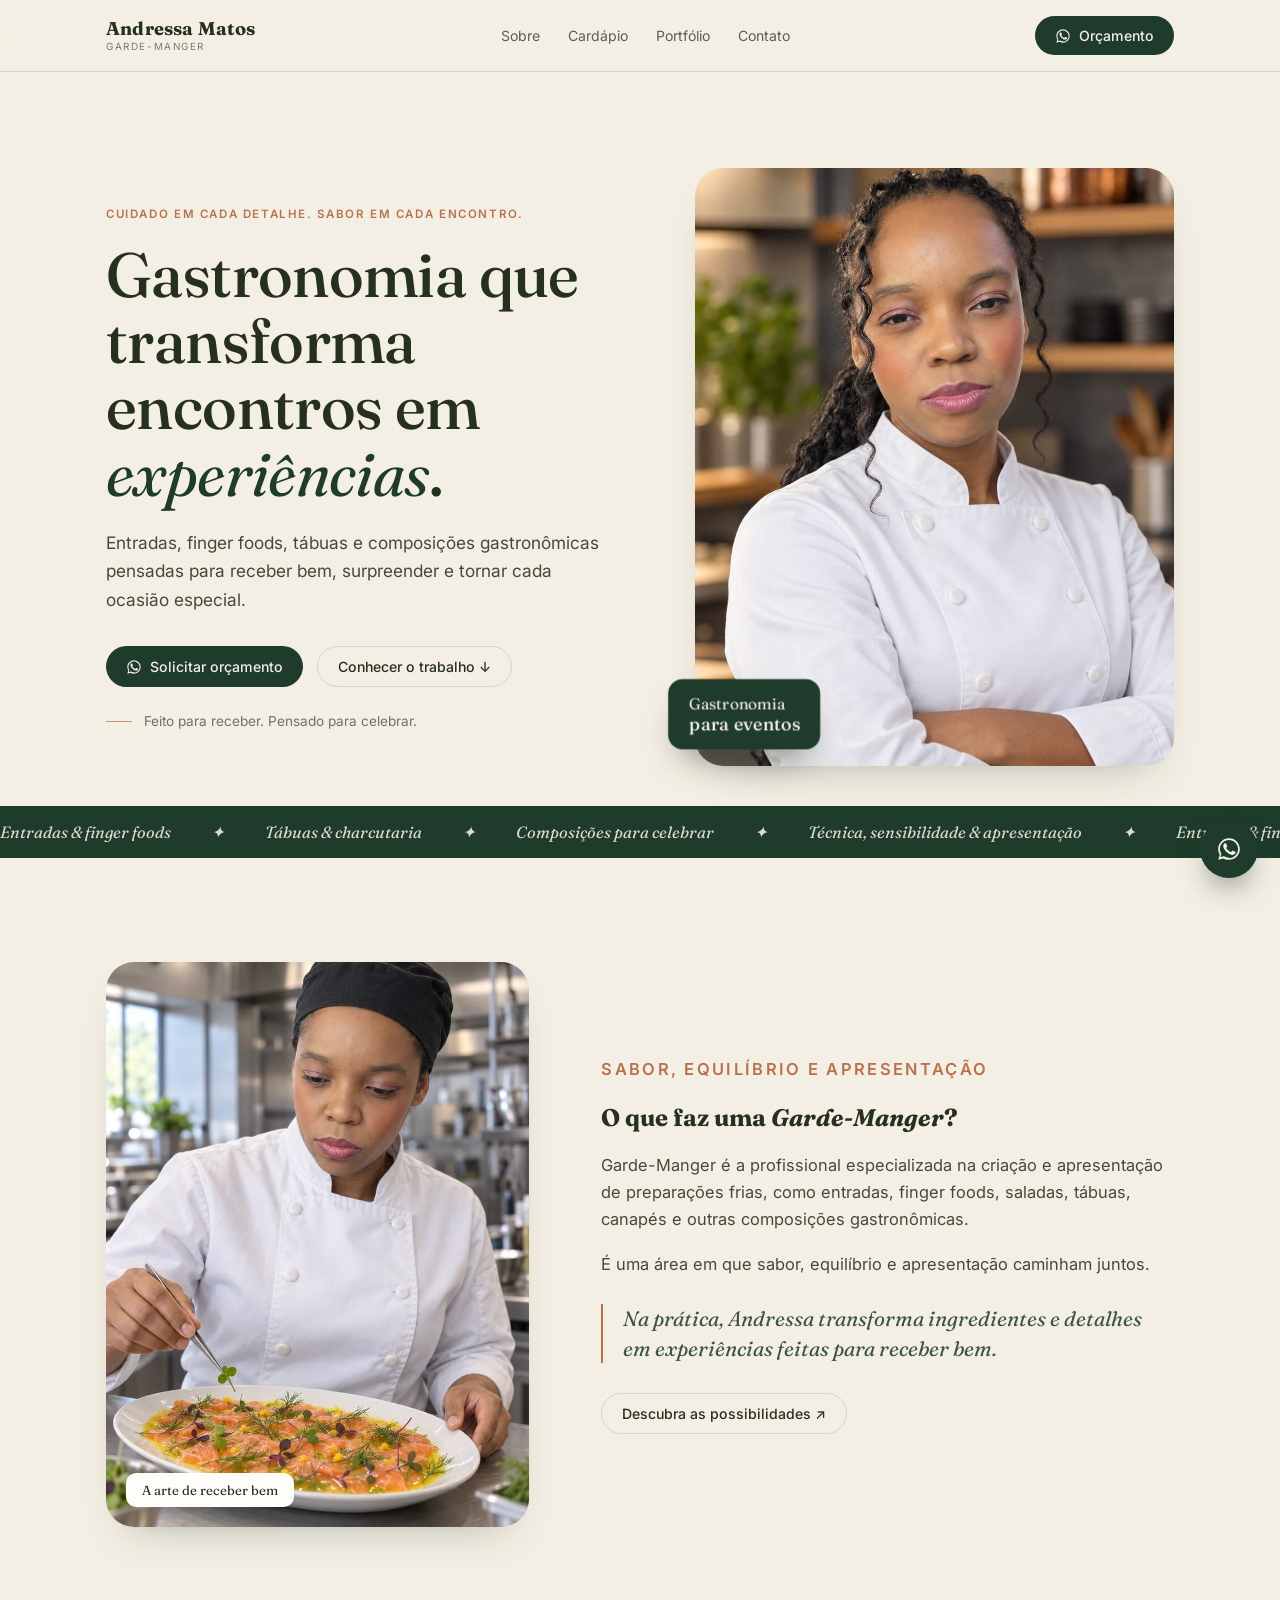
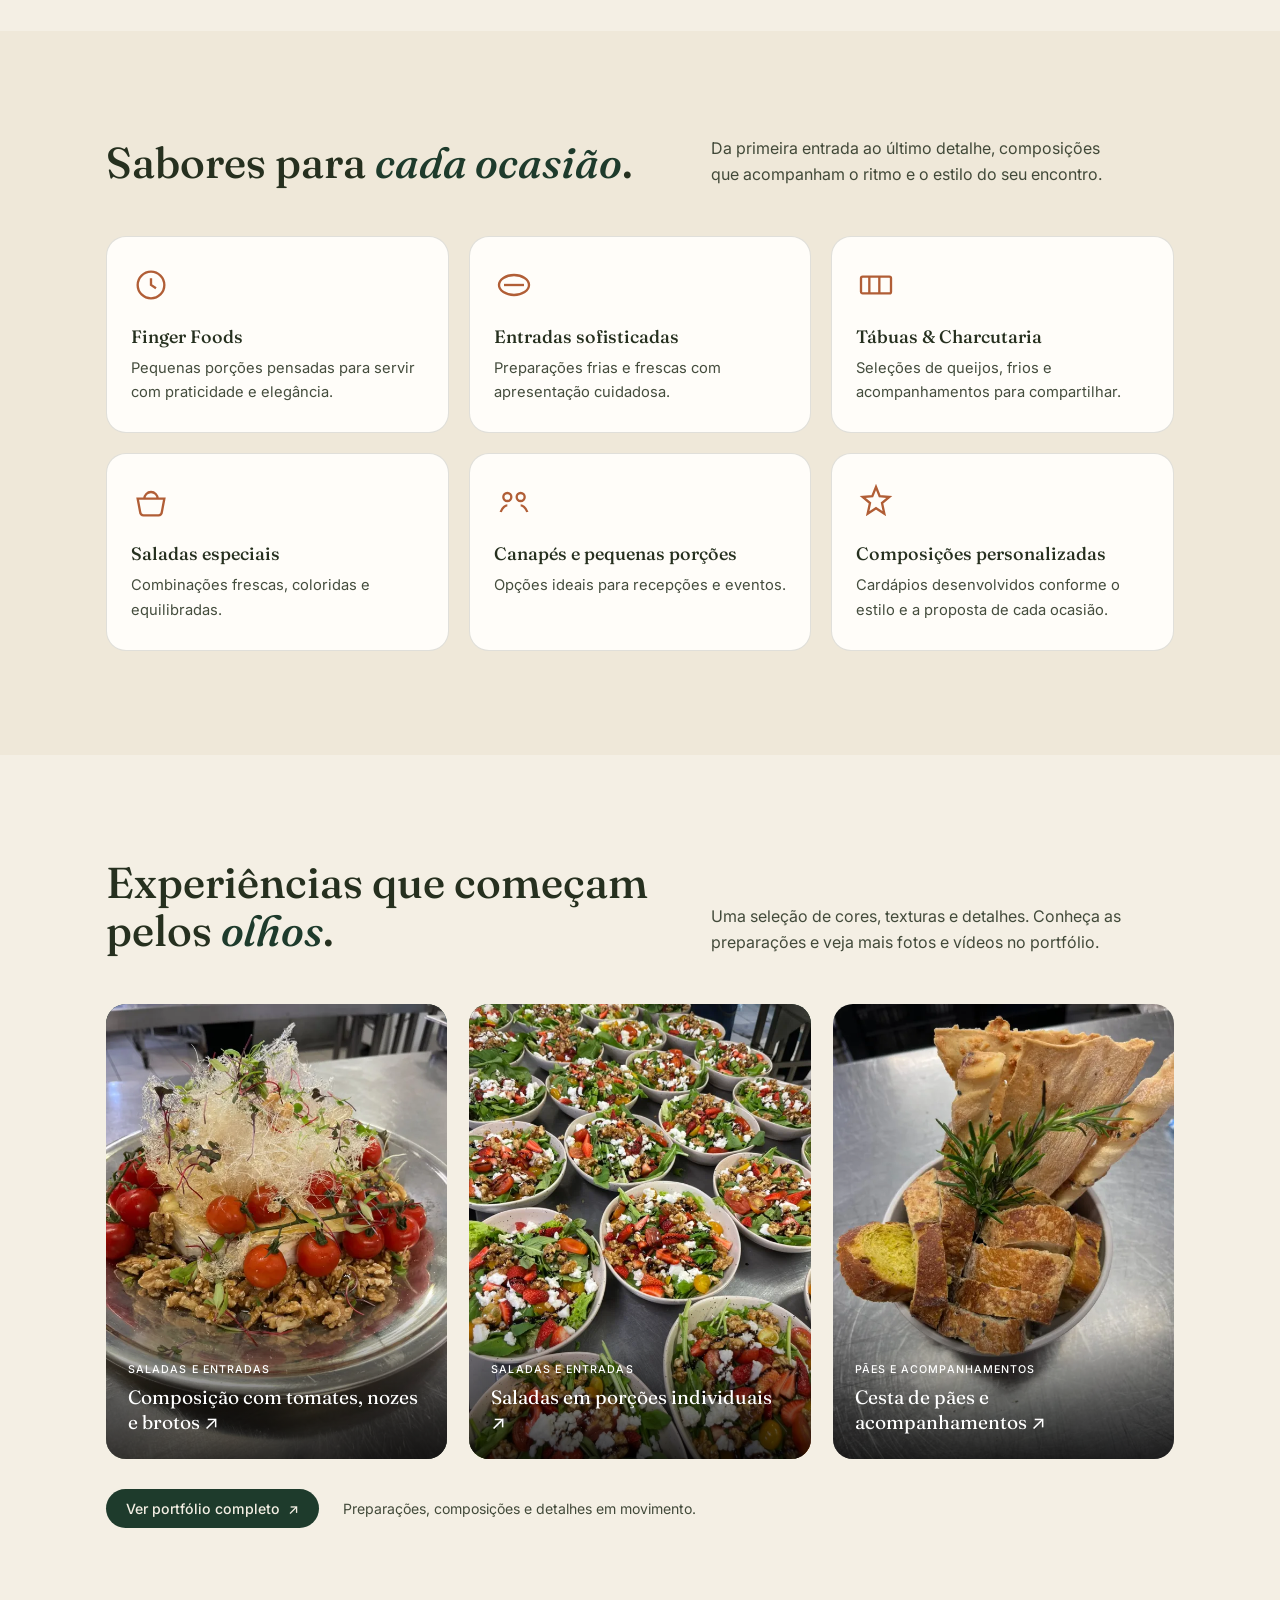
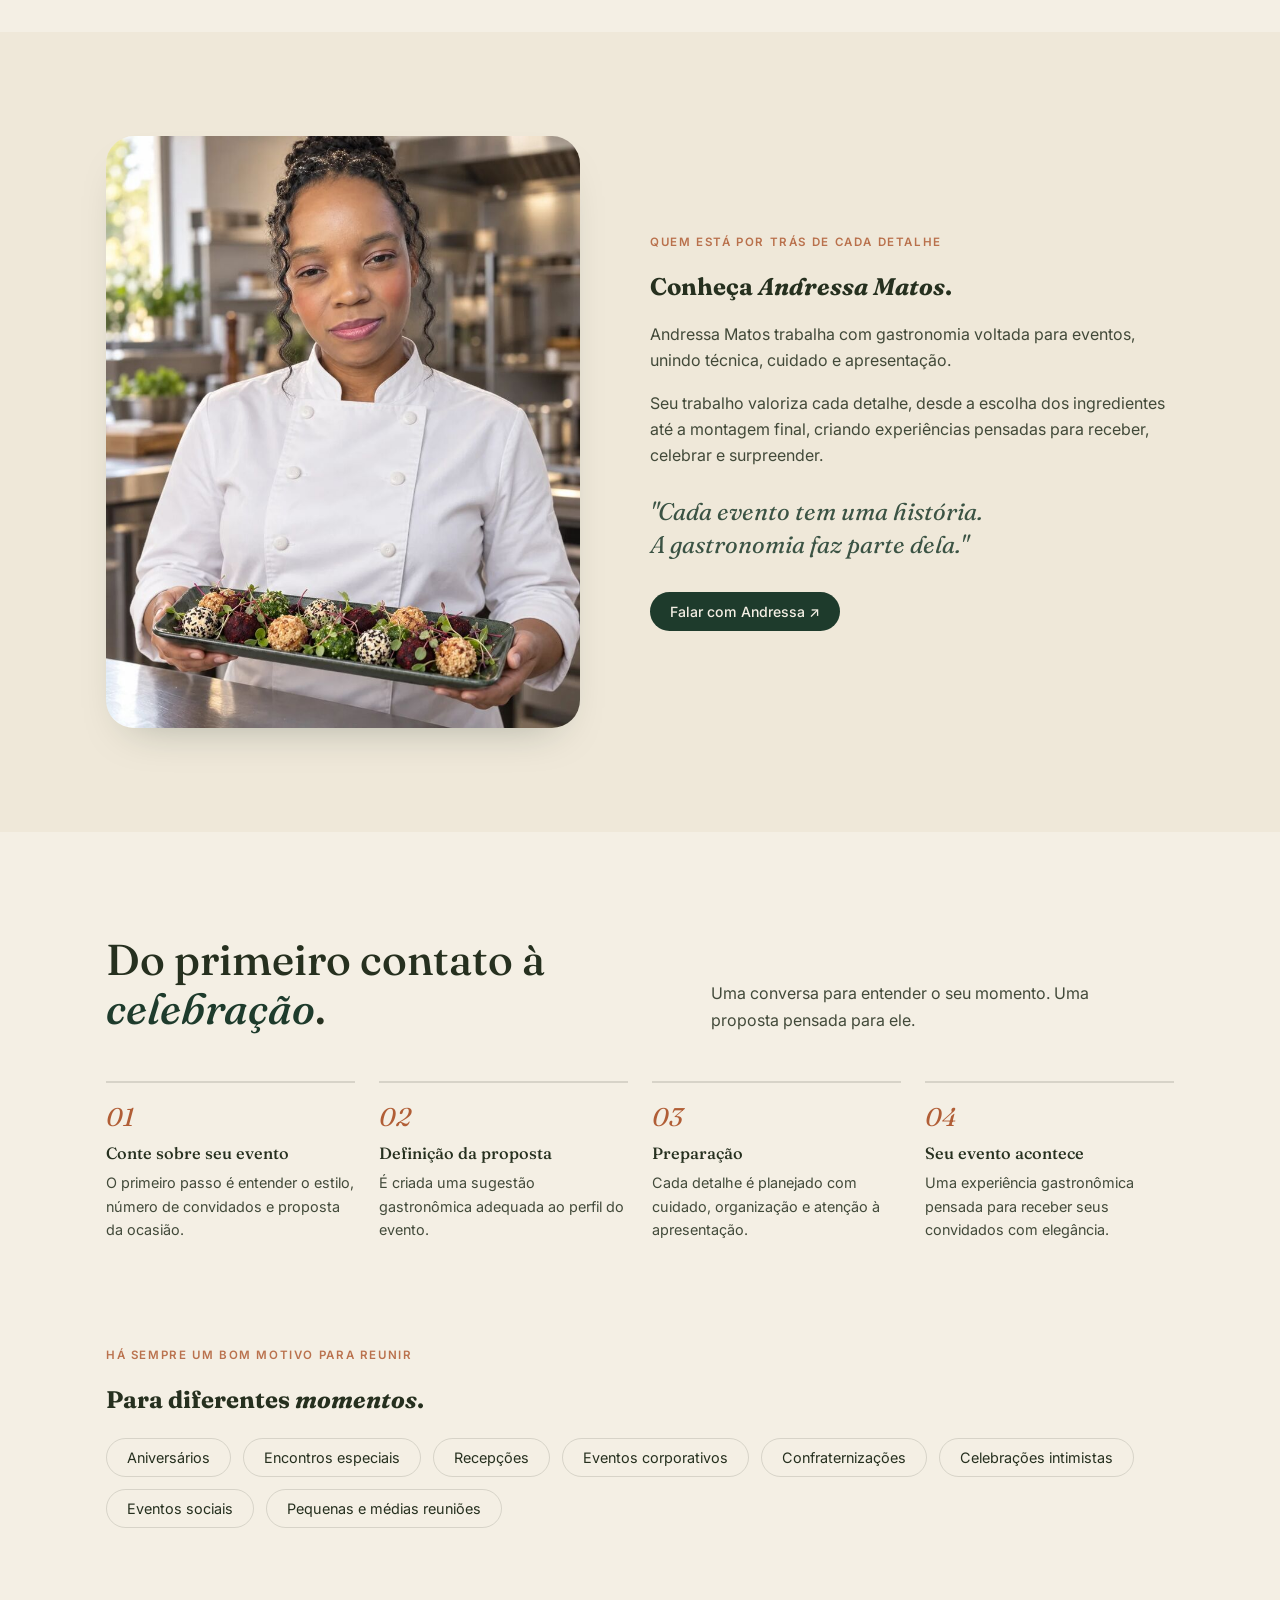
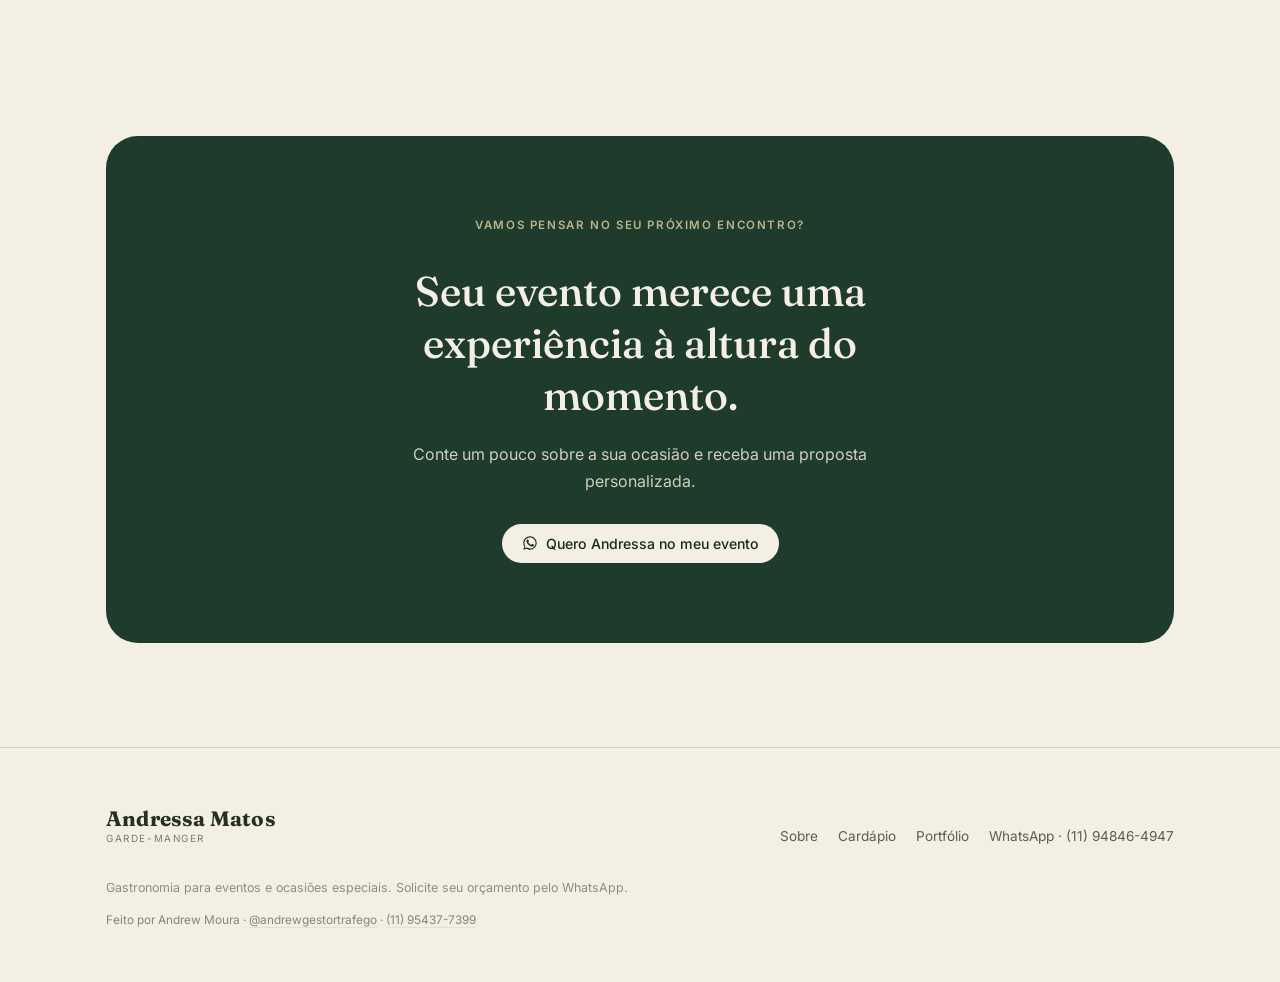
<file: index.html>
<!DOCTYPE html>
<html lang="pt-BR" data-theme="light">
<head>
<meta name="description" content="Conheça o trabalho de Andressa Matos: gastronomia para eventos, entradas, tábuas e composições personalizadas.">
<meta charset="UTF-8">
<meta name="viewport" content="width=device-width, initial-scale=1, viewport-fit=cover">
<title>Andressa Matos — Gastronomia para Eventos</title>
<link rel="canonical" href="https://druzinho.github.io/andressamatos/">
<meta property="og:type" content="website">
<meta property="og:locale" content="pt_BR">
<meta property="og:site_name" content="Andressa Matos">
<meta property="og:title" content="Andressa Matos — Gastronomia para Eventos">
<meta property="og:description" content="Conheça o trabalho de Andressa Matos: gastronomia para eventos, entradas, tábuas e composições personalizadas.">
<meta property="og:url" content="https://druzinho.github.io/andressamatos/">
<meta property="og:image" content="https://druzinho.github.io/andressamatos/images/hero.jpg">
<meta property="og:image:secure_url" content="https://druzinho.github.io/andressamatos/images/hero.jpg">
<meta property="og:image:type" content="image/jpeg">
<meta property="og:image:width" content="900">
<meta property="og:image:height" content="1125">
<meta property="og:image:alt" content="Andressa Matos, chef garde-manger">
<meta name="twitter:card" content="summary_large_image">
<meta name="twitter:title" content="Andressa Matos — Gastronomia para Eventos">
<meta name="twitter:description" content="Conheça o trabalho de Andressa Matos: gastronomia para eventos, entradas, tábuas e composições personalizadas.">
<meta name="twitter:image" content="https://druzinho.github.io/andressamatos/images/hero.jpg">
<meta name="twitter:image:alt" content="Andressa Matos, chef garde-manger">
<link rel="preconnect" href="https://fonts.googleapis.com">
<link rel="preconnect" href="https://fonts.gstatic.com" crossorigin>
<link href="https://fonts.googleapis.com/css2?family=Fraunces:ital,opsz,wght@0,9..144,400;0,9..144,500;0,9..144,600;1,9..144,500&family=Inter:wght@400;500;600&display=swap" rel="stylesheet">
<link rel="stylesheet" href="styles.css?v=mobile-1">
<link rel="stylesheet" href="portfolio.css?v=mobile-1">
<link rel="stylesheet" href="mobile.css?v=mobile-1">
<noscript><style>.reveal{opacity:1;transform:none}</style></noscript>
</head>
<body>

<header class="site">
  <div class="nav">
    <div class="brand">
      <strong>Andressa Matos</strong>
      <span>GARDE-MANGER</span>
    </div>
    <button class="menu-toggle" type="button" aria-controls="site-navigation" aria-expanded="false" hidden><span class="menu-icon" aria-hidden="true"><i></i><i></i><i></i></span><span>Menu</span></button>
    <nav class="links" id="site-navigation" aria-label="Navegação principal">
      <a href="#sobre">Sobre</a>
      <a href="#cardapio">Cardápio</a>
      <a href="portfolio.html">Portfólio</a>
      <a href="#contato">Contato</a>
    </nav>
    <a class="btn" id="wa-nav" href="https://wa.me/5511948464947?text=Ol%C3%A1%21%20Gostaria%20de%20solicitar%20um%20or%C3%A7amento%20para%20meu%20evento." target="_blank" rel="noopener">
      <svg viewBox="0 0 24 24" fill="currentColor"><path d="M17.5 14.4c-.3-.1-1.7-.8-1.9-.9-.3-.1-.5-.1-.6.1-.2.3-.7.9-.9 1-.1.2-.3.2-.6.1-.3-.2-1.2-.5-2.3-1.5-.9-.8-1.4-1.7-1.6-2-.2-.3 0-.5.1-.6.1-.1.3-.3.4-.5.1-.1.2-.3.2-.4.1-.2 0-.4 0-.5-.1-.1-.6-1.5-.8-2-.2-.5-.4-.5-.6-.5h-.5c-.2 0-.5.1-.7.3-.3.3-1 1-1 2.4s1 2.8 1.2 3c.1.2 2 3 4.7 4.3.7.3 1.2.5 1.6.6.7.2 1.3.2 1.8.1.5-.1 1.7-.7 1.9-1.4.2-.7.2-1.2.2-1.3-.1-.2-.3-.2-.6-.4z"/><path d="M12 2C6.5 2 2 6.5 2 12c0 1.9.5 3.6 1.5 5.2L2 22l4.9-1.3C8.5 21.6 10.2 22 12 22c5.5 0 10-4.5 10-10S17.5 2 12 2zm0 18c-1.6 0-3.1-.4-4.4-1.2l-.3-.2-3.1.8.8-3-.2-.3C4 14.8 3.6 13.4 3.6 12c0-4.6 3.8-8.4 8.4-8.4s8.4 3.8 8.4 8.4-3.8 8.4-8.4 8.4z"/></svg>
      Orçamento
    </a>
  </div>
</header>

<section class="hero">
  <div class="wrap hero-grid">
    <div class="hero-copy reveal">
      <p class="eyebrow">Cuidado em cada detalhe. Sabor em cada encontro.</p>
      <h1>Gastronomia que transforma encontros em <em>experiências</em>.</h1>
      <p class="lead">Entradas, finger foods, tábuas e composições gastronômicas pensadas para receber bem, surpreender e tornar cada ocasião especial.</p>
      <div class="hero-ctas">
        <a class="btn" id="wa-hero" href="https://wa.me/5511948464947?text=Ol%C3%A1%21%20Gostaria%20de%20solicitar%20um%20or%C3%A7amento%20para%20meu%20evento." target="_blank" rel="noopener">
          <svg viewBox="0 0 24 24" fill="currentColor"><path d="M17.5 14.4c-.3-.1-1.7-.8-1.9-.9-.3-.1-.5-.1-.6.1-.2.3-.7.9-.9 1-.1.2-.3.2-.6.1-.3-.2-1.2-.5-2.3-1.5-.9-.8-1.4-1.7-1.6-2-.2-.3 0-.5.1-.6.1-.1.3-.3.4-.5.1-.1.2-.3.2-.4.1-.2 0-.4 0-.5-.1-.1-.6-1.5-.8-2-.2-.5-.4-.5-.6-.5h-.5c-.2 0-.5.1-.7.3-.3.3-1 1-1 2.4s1 2.8 1.2 3c.1.2 2 3 4.7 4.3.7.3 1.2.5 1.6.6.7.2 1.3.2 1.8.1.5-.1 1.7-.7 1.9-1.4.2-.7.2-1.2.2-1.3-.1-.2-.3-.2-.6-.4z"/><path d="M12 2C6.5 2 2 6.5 2 12c0 1.9.5 3.6 1.5 5.2L2 22l4.9-1.3C8.5 21.6 10.2 22 12 22c5.5 0 10-4.5 10-10S17.5 2 12 2zm0 18c-1.6 0-3.1-.4-4.4-1.2l-.3-.2-3.1.8.8-3-.2-.3C4 14.8 3.6 13.4 3.6 12c0-4.6 3.8-8.4 8.4-8.4s8.4 3.8 8.4 8.4-3.8 8.4-8.4 8.4z"/></svg>
          Solicitar orçamento
        </a>
        <a class="btn ghost" href="#cardapio">Conhecer o trabalho ↓</a>
      </div>
      <div class="hero-note"><span class="rule"></span> Feito para receber. Pensado para celebrar.</div>
    </div>
    <div class="hero-visual reveal">
      <div class="tilt-card" id="tilt-hero">
        <img src="images/hero.jpg" alt="Andressa Matos, chef garde-manger">
      </div>
      <div class="float-chip">Gastronomia<br><b>para eventos</b></div>
    </div>
  </div>
</section>

<div class="ticker-wrap">
  <div class="ticker">
    <span>Entradas &amp; finger foods</span><span>✦</span>
    <span>Tábuas &amp; charcutaria</span><span>✦</span>
    <span>Composições para celebrar</span><span>✦</span>
    <span>Técnica, sensibilidade &amp; apresentação</span><span>✦</span>
    <span>Entradas &amp; finger foods</span><span>✦</span>
    <span>Tábuas &amp; charcutaria</span><span>✦</span>
    <span>Composições para celebrar</span><span>✦</span>
    <span>Técnica, sensibilidade &amp; apresentação</span><span>✦</span>
  </div>
</div>

<section id="sobre">
  <div class="wrap about-grid">
    <div class="about-visual reveal">
      <div class="tilt-card" data-tilt>
        <img src="images/about.jpg" alt="Andressa Matos finalizando um prato">
      </div>
      <div class="caption-tag">A arte de receber bem</div>
    </div>
    <div class="about-copy reveal">
      <p class="eyebrow">Sabor, equilíbrio e apresentação</p>
      <h2>O que faz uma <em>Garde-Manger</em>?</h2>
      <p>Garde-Manger é a profissional especializada na criação e apresentação de preparações frias, como entradas, finger foods, saladas, tábuas, canapés e outras composições gastronômicas.</p>
      <p>É uma área em que sabor, equilíbrio e apresentação caminham juntos.</p>
      <p class="callout">Na prática, Andressa transforma ingredientes e detalhes em experiências feitas para receber bem.</p>
      <a class="btn ghost" id="wa-sobre" href="https://wa.me/5511948464947?text=Ol%C3%A1%21%20Gostaria%20de%20solicitar%20um%20or%C3%A7amento%20para%20meu%20evento." target="_blank" rel="noopener">Descubra as possibilidades ↗</a>
    </div>
  </div>
</section>

<section id="cardapio" style="background:var(--cream-2);">
  <div class="wrap">
    <div class="section-head reveal">
      <h2>Sabores para <em>cada ocasião</em>.</h2>
      <p>Da primeira entrada ao último detalhe, composições que acompanham o ritmo e o estilo do seu encontro.</p>
    </div>
    <div class="cat-grid reveal">
      <div class="cat-card">
        <svg class="cat-icon" viewBox="0 0 24 24" fill="none" stroke="currentColor" stroke-width="1.4"><circle cx="12" cy="12" r="8"/><path d="M12 8v4l3 2"/></svg>
        <h3>Finger Foods</h3>
        <p>Pequenas porções pensadas para servir com praticidade e elegância.</p>
      </div>
      <div class="cat-card">
        <svg class="cat-icon" viewBox="0 0 24 24" fill="none" stroke="currentColor" stroke-width="1.4"><ellipse cx="12" cy="12" rx="9" ry="6"/><path d="M6 12h12"/></svg>
        <h3>Entradas sofisticadas</h3>
        <p>Preparações frias e frescas com apresentação cuidadosa.</p>
      </div>
      <div class="cat-card">
        <svg class="cat-icon" viewBox="0 0 24 24" fill="none" stroke="currentColor" stroke-width="1.4"><rect x="3" y="7" width="18" height="10" rx="1"/><path d="M8 7v10M14 7v10"/></svg>
        <h3>Tábuas &amp; Charcutaria</h3>
        <p>Seleções de queijos, frios e acompanhamentos para compartilhar.</p>
      </div>
      <div class="cat-card">
        <svg class="cat-icon" viewBox="0 0 24 24" fill="none" stroke="currentColor" stroke-width="1.4"><path d="M4 10h16l-1.5 8a2 2 0 0 1-2 2h-9a2 2 0 0 1-2-2z"/><path d="M8 10a4 4 0 0 1 8 0"/></svg>
        <h3>Saladas especiais</h3>
        <p>Combinações frescas, coloridas e equilibradas.</p>
      </div>
      <div class="cat-card">
        <svg class="cat-icon" viewBox="0 0 24 24" fill="none" stroke="currentColor" stroke-width="1.4"><circle cx="8" cy="9" r="2.4"/><circle cx="16" cy="9" r="2.4"/><path d="M4 18c1-3 3-4 4-4M20 18c-1-3-3-4-4-4"/></svg>
        <h3>Canapés e pequenas porções</h3>
        <p>Opções ideais para recepções e eventos.</p>
      </div>
      <div class="cat-card">
        <svg class="cat-icon" viewBox="0 0 24 24" fill="none" stroke="currentColor" stroke-width="1.4"><path d="M12 3l2.2 5.5L20 9l-4.4 3.6L17 19l-5-3.3L7 19l1.4-6.4L4 9l5.8-.5z"/></svg>
        <h3>Composições personalizadas</h3>
        <p>Cardápios desenvolvidos conforme o estilo e a proposta de cada ocasião.</p>
      </div>
    </div>
  </div>
</section>

<section id="portfolio"><div class="wrap">
  <div class="section-head reveal"><h2>Experiências que começam pelos <em>olhos</em>.</h2><p>Uma seleção de cores, texturas e detalhes. Conheça as preparações e veja mais fotos e vídeos no portfólio.</p></div>
  <div class="highlights"><a class="highlight" href="portfolio.html#entradas"><img src="media/composicao-thumb.webp" alt="Composição com tomates, nozes e brotos" width="640" height="853" loading="lazy" decoding="async"><span><small>Saladas e entradas</small>Composição com tomates, nozes e brotos <b aria-hidden="true">↗</b></span></a><a class="highlight" href="portfolio.html#entradas"><img src="media/saladas-thumb.webp" alt="Saladas em porções individuais" width="640" height="853" loading="lazy" decoding="async"><span><small>Saladas e entradas</small>Saladas em porções individuais <b aria-hidden="true">↗</b></span></a><a class="highlight" href="portfolio.html#paes"><img src="media/paes-thumb.webp" alt="Cesta de pães e acompanhamentos" width="640" height="853" loading="lazy" decoding="async"><span><small>Pães e acompanhamentos</small>Cesta de pães e acompanhamentos <b aria-hidden="true">↗</b></span></a></div>
  <div class="portfolio-cta"><a class="btn" href="portfolio.html">Ver portfólio completo <span aria-hidden="true">↗</span></a><p>Preparações, composições e detalhes em movimento.</p></div>
</div></section>

<section class="bio-section">
  <div class="wrap bio-grid">
    <div class="bio-visual reveal">
      <div class="tilt-card" data-tilt>
        <img src="images/conheca.jpg" alt="Andressa Matos segurando uma travessa de trufas salgadas">
      </div>
    </div>
    <div class="bio-copy reveal">
      <p class="eyebrow">Quem está por trás de cada detalhe</p>
      <h2>Conheça <em>Andressa Matos</em>.</h2>
      <p>Andressa Matos trabalha com gastronomia voltada para eventos, unindo técnica, cuidado e apresentação.</p>
      <p>Seu trabalho valoriza cada detalhe, desde a escolha dos ingredientes até a montagem final, criando experiências pensadas para receber, celebrar e surpreender.</p>
      <p class="quote">"Cada evento tem uma história.<br>A gastronomia faz parte dela."</p>
      <a class="btn" id="wa-bio" href="https://wa.me/5511948464947?text=Ol%C3%A1%21%20Gostaria%20de%20solicitar%20um%20or%C3%A7amento%20para%20meu%20evento." target="_blank" rel="noopener">Falar com Andressa ↗</a>
    </div>
  </div>
</section>

<section>
  <div class="wrap">
    <div class="section-head reveal">
      <h2>Do primeiro contato à <em>celebração</em>.</h2>
      <p>Uma conversa para entender o seu momento. Uma proposta pensada para ele.</p>
    </div>
    <div class="steps reveal">
      <div class="step"><span class="step-num">01</span><h3>Conte sobre seu evento</h3><p>O primeiro passo é entender o estilo, número de convidados e proposta da ocasião.</p></div>
      <div class="step"><span class="step-num">02</span><h3>Definição da proposta</h3><p>É criada uma sugestão gastronômica adequada ao perfil do evento.</p></div>
      <div class="step"><span class="step-num">03</span><h3>Preparação</h3><p>Cada detalhe é planejado com cuidado, organização e atenção à apresentação.</p></div>
      <div class="step"><span class="step-num">04</span><h3>Seu evento acontece</h3><p>Uma experiência gastronômica pensada para receber seus convidados com elegância.</p></div>
    </div>
  </div>
</section>

<section style="padding-top:0;">
  <div class="wrap reveal">
    <p class="eyebrow">Há sempre um bom motivo para reunir</p>
    <h2 style="margin-bottom:24px;">Para diferentes <em>momentos</em>.</h2>
    <div class="pill-row">
      <span class="pill">Aniversários</span>
      <span class="pill">Encontros especiais</span>
      <span class="pill">Recepções</span>
      <span class="pill">Eventos corporativos</span>
      <span class="pill">Confraternizações</span>
      <span class="pill">Celebrações intimistas</span>
      <span class="pill">Eventos sociais</span>
      <span class="pill">Pequenas e médias reuniões</span>
    </div>
  </div>
</section>

<section id="contato">
  <div class="wrap reveal">
    <div class="final-cta">
      <p class="eyebrow" style="color:#D9C79A;">Vamos pensar no seu próximo encontro?</p>
      <h2>Seu evento merece uma experiência à altura do momento.</h2>
      <p>Conte um pouco sobre a sua ocasião e receba uma proposta personalizada.</p>
      <a class="btn" id="wa-final" href="https://wa.me/5511948464947?text=Ol%C3%A1%21%20Gostaria%20de%20solicitar%20um%20or%C3%A7amento%20para%20meu%20evento." target="_blank" rel="noopener">
        <svg viewBox="0 0 24 24" fill="currentColor"><path d="M17.5 14.4c-.3-.1-1.7-.8-1.9-.9-.3-.1-.5-.1-.6.1-.2.3-.7.9-.9 1-.1.2-.3.2-.6.1-.3-.2-1.2-.5-2.3-1.5-.9-.8-1.4-1.7-1.6-2-.2-.3 0-.5.1-.6.1-.1.3-.3.4-.5.1-.1.2-.3.2-.4.1-.2 0-.4 0-.5-.1-.1-.6-1.5-.8-2-.2-.5-.4-.5-.6-.5h-.5c-.2 0-.5.1-.7.3-.3.3-1 1-1 2.4s1 2.8 1.2 3c.1.2 2 3 4.7 4.3.7.3 1.2.5 1.6.6.7.2 1.3.2 1.8.1.5-.1 1.7-.7 1.9-1.4.2-.7.2-1.2.2-1.3-.1-.2-.3-.2-.6-.4z"/><path d="M12 2C6.5 2 2 6.5 2 12c0 1.9.5 3.6 1.5 5.2L2 22l4.9-1.3C8.5 21.6 10.2 22 12 22c5.5 0 10-4.5 10-10S17.5 2 12 2zm0 18c-1.6 0-3.1-.4-4.4-1.2l-.3-.2-3.1.8.8-3-.2-.3C4 14.8 3.6 13.4 3.6 12c0-4.6 3.8-8.4 8.4-8.4s8.4 3.8 8.4 8.4-3.8 8.4-8.4 8.4z"/></svg>
        Quero Andressa no meu evento
      </a>
    </div>
  </div>
</section>

<footer>
  <div class="wrap">
    <div class="foot-grid">
      <div class="brand">
        <strong>Andressa Matos</strong>
        <span>GARDE-MANGER</span>
      </div>
      <div class="foot-links">
        <a href="#sobre">Sobre</a>
        <a href="#cardapio">Cardápio</a>
        <a href="portfolio.html">Portfólio</a>
        <a id="wa-foot" href="https://wa.me/5511948464947?text=Ol%C3%A1%21%20Gostaria%20de%20solicitar%20um%20or%C3%A7amento%20para%20meu%20evento." target="_blank" rel="noopener">WhatsApp · (11) 94846-4947</a>
      </div>
    </div>
    <p class="fine">Gastronomia para eventos e ocasiões especiais. Solicite seu orçamento pelo WhatsApp.</p>
    <p class="credit">Feito por Andrew Moura · <a href="https://instagram.com/andrewgestortrafego" target="_blank" rel="noopener">@andrewgestortrafego</a> · <a href="https://wa.me/5511954377399" target="_blank" rel="noopener">(11) 95437-7399</a></p>
  </div>
</footer>

<a class="float-wa" id="wa-float" href="https://wa.me/5511948464947?text=Ol%C3%A1%21%20Gostaria%20de%20solicitar%20um%20or%C3%A7amento%20para%20meu%20evento." target="_blank" rel="noopener" aria-label="Falar no WhatsApp">
  <svg viewBox="0 0 24 24" fill="currentColor"><path d="M17.5 14.4c-.3-.1-1.7-.8-1.9-.9-.3-.1-.5-.1-.6.1-.2.3-.7.9-.9 1-.1.2-.3.2-.6.1-.3-.2-1.2-.5-2.3-1.5-.9-.8-1.4-1.7-1.6-2-.2-.3 0-.5.1-.6.1-.1.3-.3.4-.5.1-.1.2-.3.2-.4.1-.2 0-.4 0-.5-.1-.1-.6-1.5-.8-2-.2-.5-.4-.5-.6-.5h-.5c-.2 0-.5.1-.7.3-.3.3-1 1-1 2.4s1 2.8 1.2 3c.1.2 2 3 4.7 4.3.7.3 1.2.5 1.6.6.7.2 1.3.2 1.8.1.5-.1 1.7-.7 1.9-1.4.2-.7.2-1.2.2-1.3-.1-.2-.3-.2-.6-.4z"/><path d="M12 2C6.5 2 2 6.5 2 12c0 1.9.5 3.6 1.5 5.2L2 22l4.9-1.3C8.5 21.6 10.2 22 12 22c5.5 0 10-4.5 10-10S17.5 2 12 2zm0 18c-1.6 0-3.1-.4-4.4-1.2l-.3-.2-3.1.8.8-3-.2-.3C4 14.8 3.6 13.4 3.6 12c0-4.6 3.8-8.4 8.4-8.4s8.4 3.8 8.4 8.4-3.8 8.4-8.4 8.4z"/></svg>
</a>

<script src="site.js?v=mobile-1" defer></script>
</body>
</html>
</file>
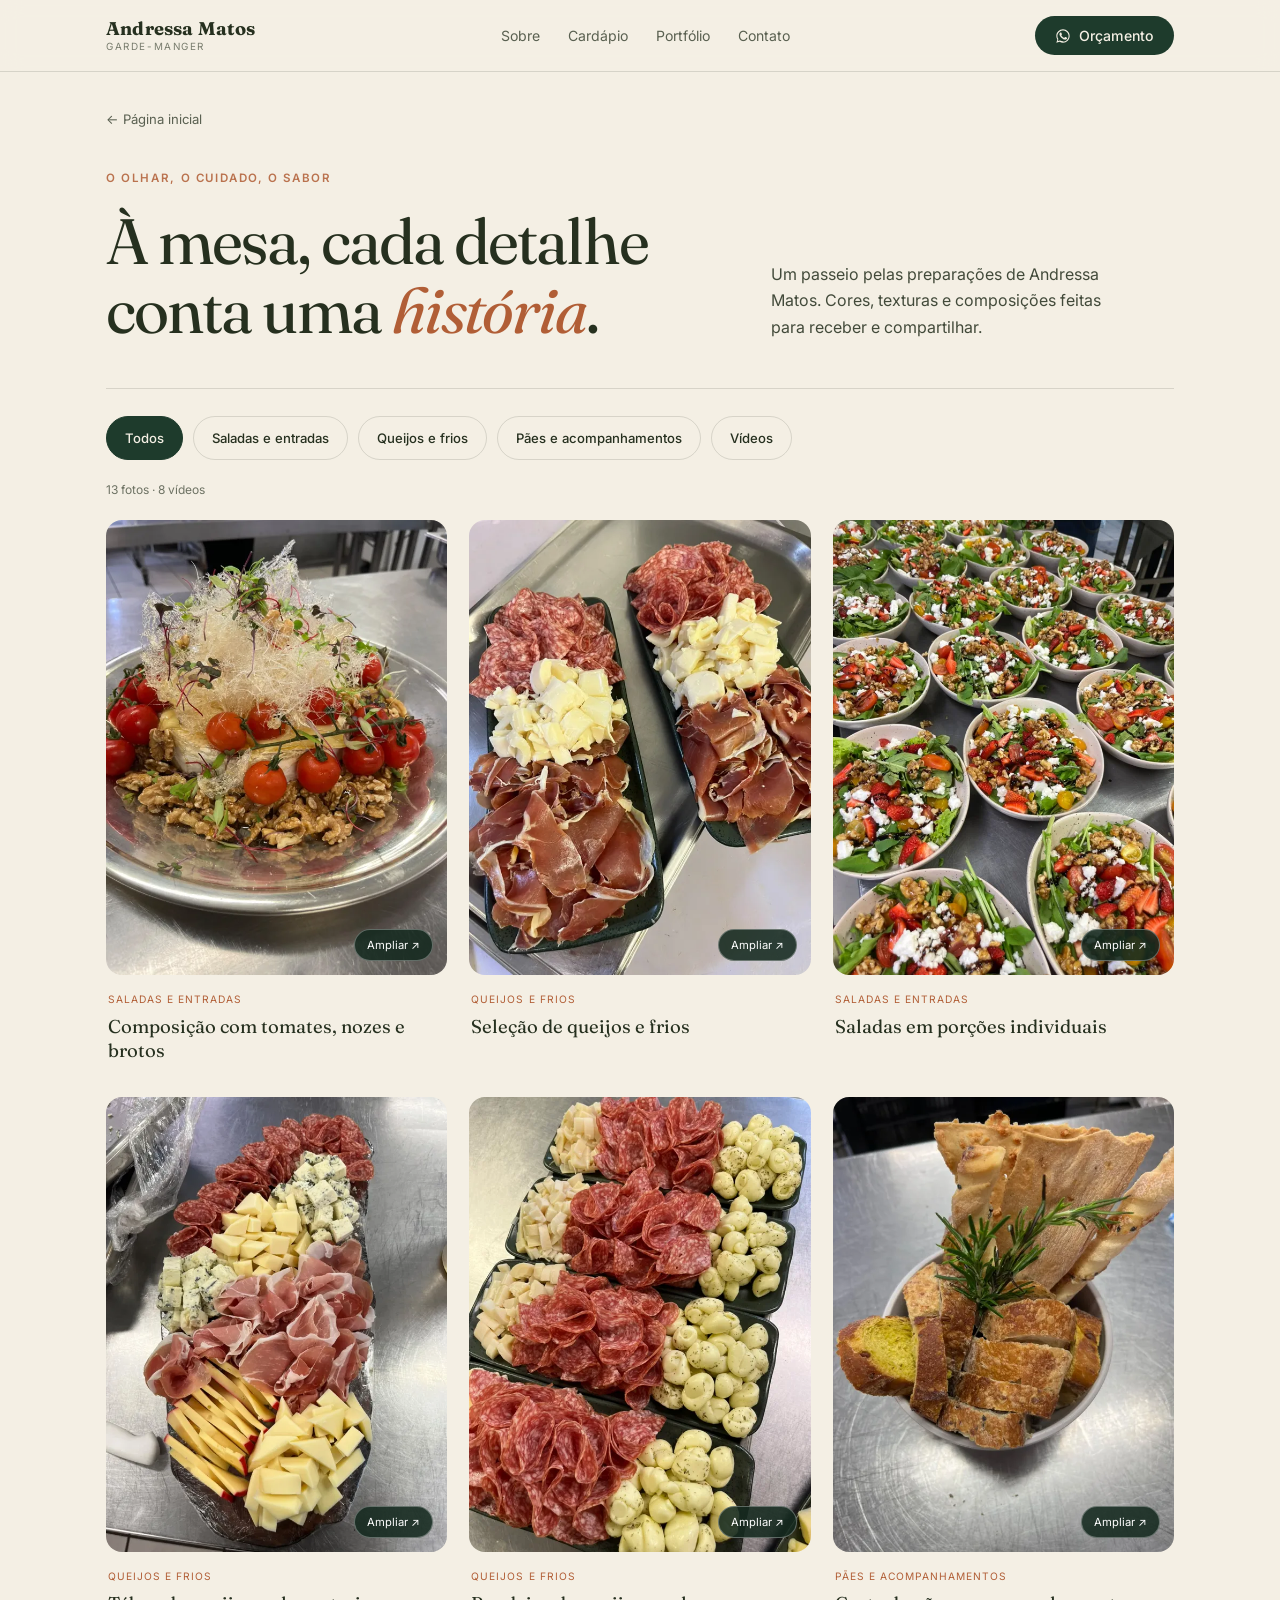
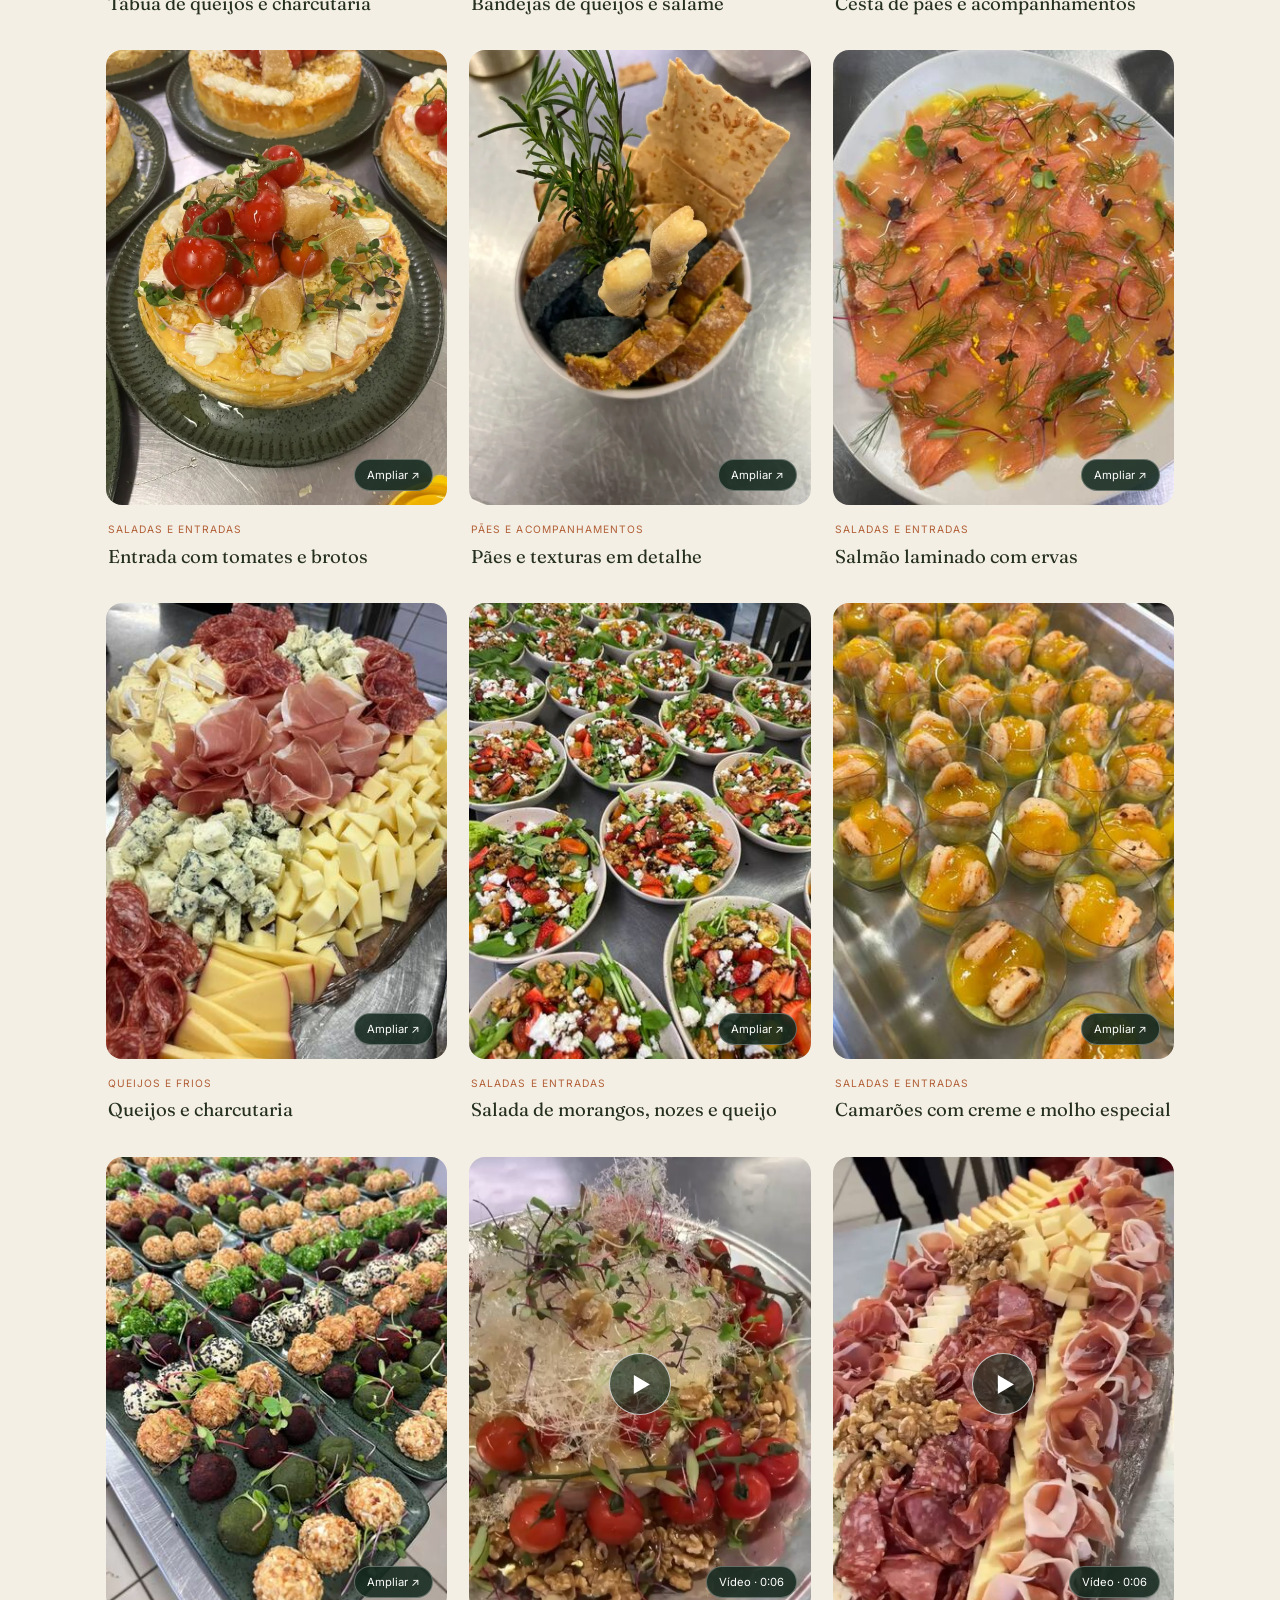
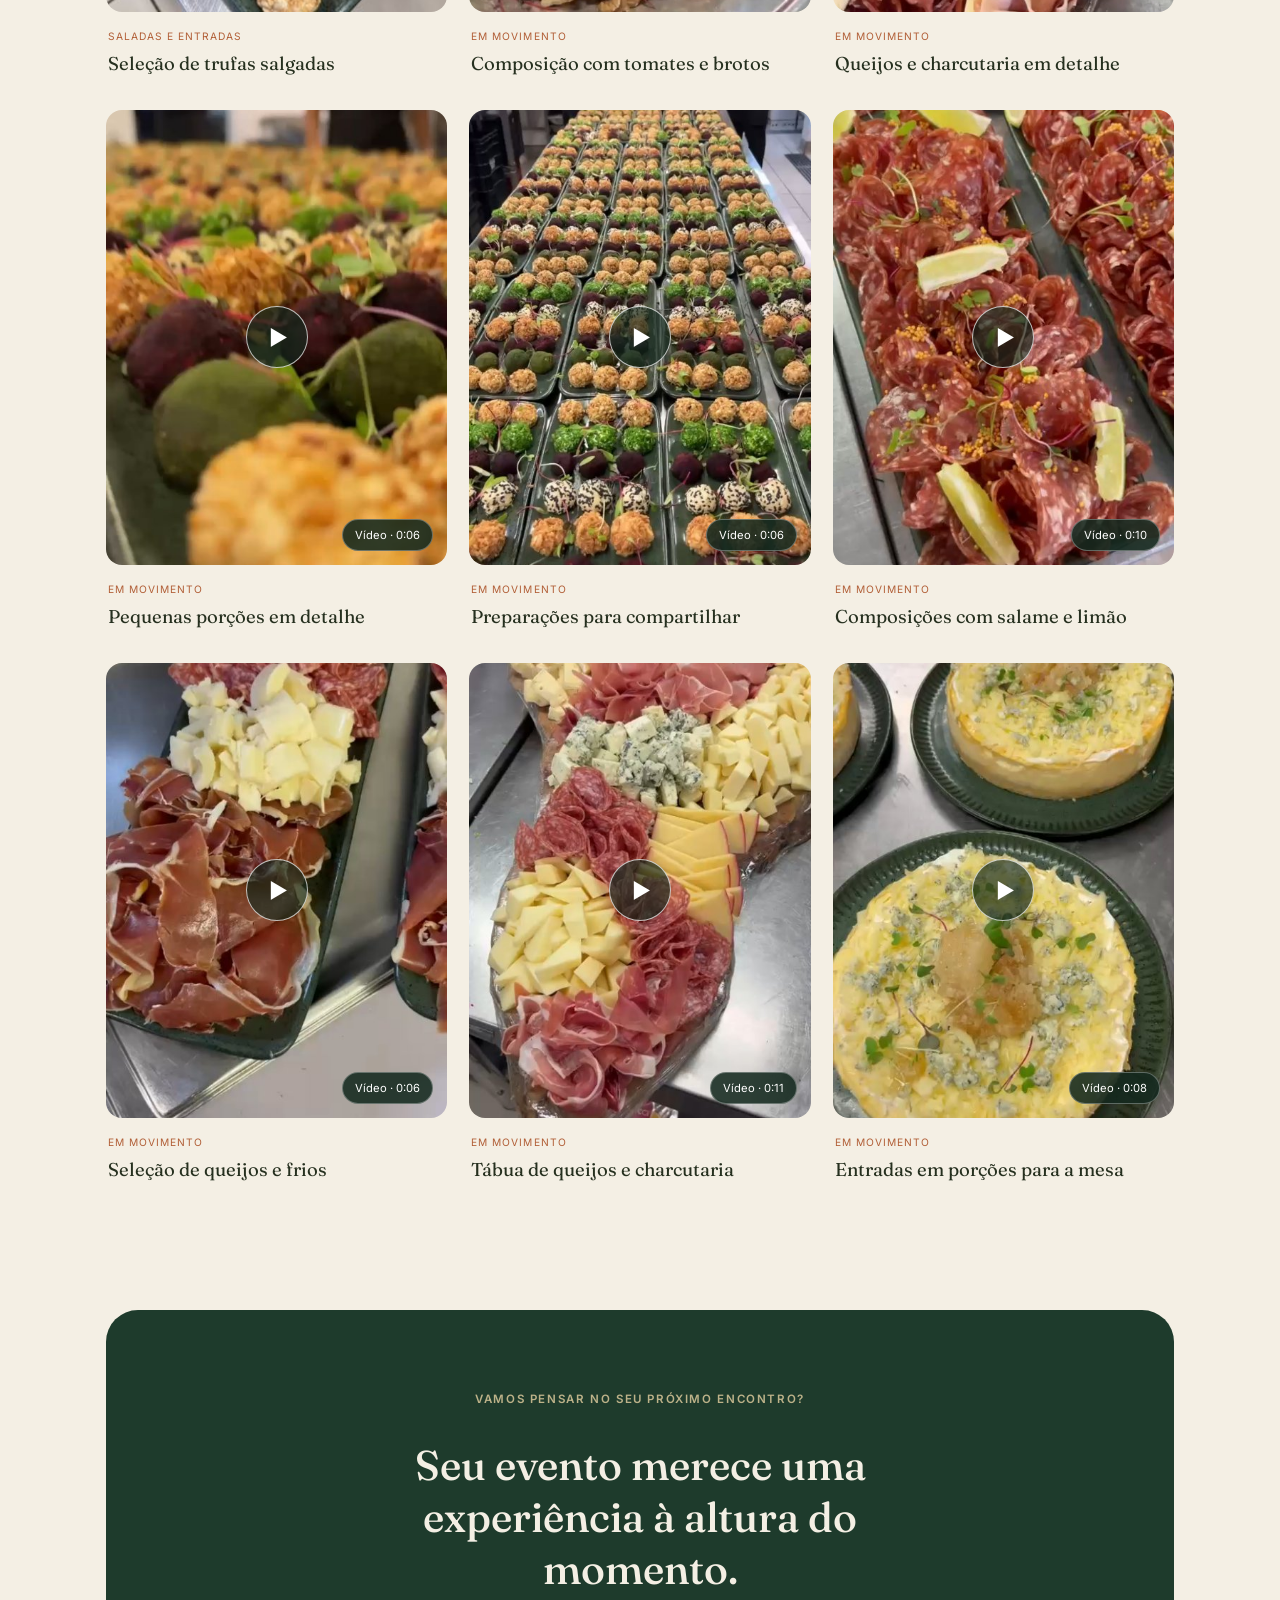
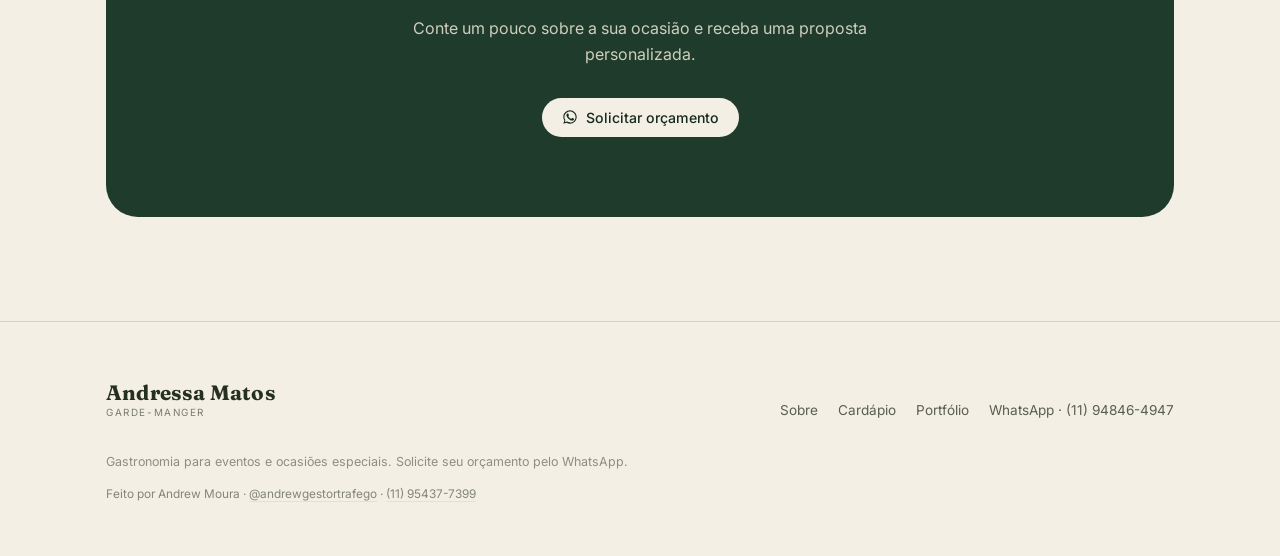
<file: portfolio.html>
<!DOCTYPE html>
<html lang="pt-BR" data-theme="light">
<head>
<meta name="description" content="Explore fotos e vídeos das preparações de Andressa Matos: queijos, frios, saladas, entradas e pães para eventos.">
<meta charset="UTF-8">
<meta name="viewport" content="width=device-width, initial-scale=1, viewport-fit=cover">
<title>Portfólio — Andressa Matos</title>
<link rel="canonical" href="https://druzinho.github.io/andressamatos/portfolio.html">
<meta property="og:type" content="website">
<meta property="og:locale" content="pt_BR">
<meta property="og:site_name" content="Andressa Matos">
<meta property="og:title" content="Portfólio — Andressa Matos">
<meta property="og:description" content="Explore fotos e vídeos das preparações de Andressa Matos: queijos, frios, saladas, entradas e pães para eventos.">
<meta property="og:url" content="https://druzinho.github.io/andressamatos/portfolio.html">
<meta property="og:image" content="https://druzinho.github.io/andressamatos/images/hero.jpg">
<meta property="og:image:secure_url" content="https://druzinho.github.io/andressamatos/images/hero.jpg">
<meta property="og:image:type" content="image/jpeg">
<meta property="og:image:width" content="900">
<meta property="og:image:height" content="1125">
<meta property="og:image:alt" content="Andressa Matos, chef garde-manger">
<meta name="twitter:card" content="summary_large_image">
<meta name="twitter:title" content="Portfólio — Andressa Matos">
<meta name="twitter:description" content="Explore fotos e vídeos das preparações de Andressa Matos: queijos, frios, saladas, entradas e pães para eventos.">
<meta name="twitter:image" content="https://druzinho.github.io/andressamatos/images/hero.jpg">
<meta name="twitter:image:alt" content="Andressa Matos, chef garde-manger">
<link rel="preconnect" href="https://fonts.googleapis.com">
<link rel="preconnect" href="https://fonts.gstatic.com" crossorigin>
<link href="https://fonts.googleapis.com/css2?family=Fraunces:ital,opsz,wght@0,9..144,400;0,9..144,500;0,9..144,600;1,9..144,500&family=Inter:wght@400;500;600&display=swap" rel="stylesheet">
<link rel="stylesheet" href="styles.css?v=mobile-1">
<link rel="stylesheet" href="portfolio.css?v=mobile-1">
<link rel="stylesheet" href="mobile.css?v=mobile-1">
<noscript><style>.reveal{opacity:1;transform:none}</style></noscript>
</head>
<body>
<header class="site">
  <div class="nav">
    <a class="brand brand-home" href="index.html" aria-label="Andressa Matos — página inicial">
      <strong>Andressa Matos</strong>
      <span>GARDE-MANGER</span>
    </a>
    <button class="menu-toggle" type="button" aria-controls="site-navigation" aria-expanded="false" hidden><span class="menu-icon" aria-hidden="true"><i></i><i></i><i></i></span><span>Menu</span></button>
    <nav class="links" id="site-navigation" aria-label="Navegação principal">
      <a href="index.html#sobre">Sobre</a>
      <a href="index.html#cardapio">Cardápio</a>
      <a href="portfolio.html" aria-current="page">Portfólio</a>
      <a href="#contato">Contato</a>
    </nav>
    <a class="btn" id="wa-nav" href="https://wa.me/5511948464947?text=Ol%C3%A1%21%20Gostaria%20de%20solicitar%20um%20or%C3%A7amento%20para%20meu%20evento." target="_blank" rel="noopener">
      <svg viewBox="0 0 24 24" fill="currentColor"><path d="M17.5 14.4c-.3-.1-1.7-.8-1.9-.9-.3-.1-.5-.1-.6.1-.2.3-.7.9-.9 1-.1.2-.3.2-.6.1-.3-.2-1.2-.5-2.3-1.5-.9-.8-1.4-1.7-1.6-2-.2-.3 0-.5.1-.6.1-.1.3-.3.4-.5.1-.1.2-.3.2-.4.1-.2 0-.4 0-.5-.1-.1-.6-1.5-.8-2-.2-.5-.4-.5-.6-.5h-.5c-.2 0-.5.1-.7.3-.3.3-1 1-1 2.4s1 2.8 1.2 3c.1.2 2 3 4.7 4.3.7.3 1.2.5 1.6.6.7.2 1.3.2 1.8.1.5-.1 1.7-.7 1.9-1.4.2-.7.2-1.2.2-1.3-.1-.2-.3-.2-.6-.4z"/><path d="M12 2C6.5 2 2 6.5 2 12c0 1.9.5 3.6 1.5 5.2L2 22l4.9-1.3C8.5 21.6 10.2 22 12 22c5.5 0 10-4.5 10-10S17.5 2 12 2zm0 18c-1.6 0-3.1-.4-4.4-1.2l-.3-.2-3.1.8.8-3-.2-.3C4 14.8 3.6 13.4 3.6 12c0-4.6 3.8-8.4 8.4-8.4s8.4 3.8 8.4 8.4-3.8 8.4-8.4 8.4z"/></svg>
      Orçamento
    </a>
  </div>
</header><main>
  <section class="portfolio-intro wrap">
    <a class="back-link" href="index.html">← Página inicial</a>
    <p class="eyebrow">O olhar, o cuidado, o sabor</p>
    <div class="portfolio-heading"><h1>À mesa, cada detalhe<br>conta uma <em>história</em>.</h1><p>Um passeio pelas preparações de Andressa Matos. Cores, texturas e composições feitas para receber e compartilhar.</p></div>
  </section>
  <section class="portfolio-collection wrap" aria-label="Galeria de trabalhos">
    <div class="filters" role="group" aria-label="Filtrar portfólio" hidden><button type="button" data-filter="todos" aria-pressed="true">Todos</button><button type="button" data-filter="entradas" aria-pressed="false">Saladas e entradas</button><button type="button" data-filter="frios" aria-pressed="false">Queijos e frios</button><button type="button" data-filter="paes" aria-pressed="false">Pães e acompanhamentos</button><button type="button" data-filter="videos" aria-pressed="false">Vídeos</button></div>
    <p class="gallery-count" role="status" aria-live="polite"></p>
    <div class="portfolio-grid"><article class="work-card" data-category="entradas">
      <a class="media-link" href="media/composicao.webp" data-photo data-title="Composição com tomates, nozes e brotos" aria-label="Ampliar: Composição com tomates, nozes e brotos">
        <img src="media/composicao-thumb.webp" alt="Composição com tomates, nozes e brotos" width="640" height="853" loading="lazy" decoding="async"><span class="media-badge" aria-hidden="true">Ampliar ↗</span>
      </a><div class="work-caption"><p>Saladas e entradas</p><h3>Composição com tomates, nozes e brotos</h3></div></article><article class="work-card" data-category="frios">
      <a class="media-link" href="media/frios.webp" data-photo data-title="Seleção de queijos e frios" aria-label="Ampliar: Seleção de queijos e frios">
        <img src="media/frios-thumb.webp" alt="Seleção de queijos e frios" width="640" height="853" loading="lazy" decoding="async"><span class="media-badge" aria-hidden="true">Ampliar ↗</span>
      </a><div class="work-caption"><p>Queijos e frios</p><h3>Seleção de queijos e frios</h3></div></article><article class="work-card" data-category="entradas">
      <a class="media-link" href="media/saladas.webp" data-photo data-title="Saladas em porções individuais" aria-label="Ampliar: Saladas em porções individuais">
        <img src="media/saladas-thumb.webp" alt="Saladas em porções individuais" width="640" height="853" loading="lazy" decoding="async"><span class="media-badge" aria-hidden="true">Ampliar ↗</span>
      </a><div class="work-caption"><p>Saladas e entradas</p><h3>Saladas em porções individuais</h3></div></article><article class="work-card" data-category="frios">
      <a class="media-link" href="media/tabua.webp" data-photo data-title="Tábua de queijos e charcutaria" aria-label="Ampliar: Tábua de queijos e charcutaria">
        <img src="media/tabua-thumb.webp" alt="Tábua de queijos e charcutaria" width="640" height="853" loading="lazy" decoding="async"><span class="media-badge" aria-hidden="true">Ampliar ↗</span>
      </a><div class="work-caption"><p>Queijos e frios</p><h3>Tábua de queijos e charcutaria</h3></div></article><article class="work-card" data-category="frios">
      <a class="media-link" href="media/bandejas.webp" data-photo data-title="Bandejas de queijos e salame" aria-label="Ampliar: Bandejas de queijos e salame">
        <img src="media/bandejas-thumb.webp" alt="Bandejas de queijos e salame" width="640" height="853" loading="lazy" decoding="async"><span class="media-badge" aria-hidden="true">Ampliar ↗</span>
      </a><div class="work-caption"><p>Queijos e frios</p><h3>Bandejas de queijos e salame</h3></div></article><article class="work-card" data-category="paes">
      <a class="media-link" href="media/paes.webp" data-photo data-title="Cesta de pães e acompanhamentos" aria-label="Ampliar: Cesta de pães e acompanhamentos">
        <img src="media/paes-thumb.webp" alt="Cesta de pães e acompanhamentos" width="640" height="853" loading="lazy" decoding="async"><span class="media-badge" aria-hidden="true">Ampliar ↗</span>
      </a><div class="work-caption"><p>Pães e acompanhamentos</p><h3>Cesta de pães e acompanhamentos</h3></div></article><article class="work-card" data-category="entradas">
      <a class="media-link" href="media/entrada.webp" data-photo data-title="Entrada com tomates e brotos" aria-label="Ampliar: Entrada com tomates e brotos">
        <img src="media/entrada-thumb.webp" alt="Entrada com tomates e brotos" width="640" height="853" loading="lazy" decoding="async"><span class="media-badge" aria-hidden="true">Ampliar ↗</span>
      </a><div class="work-caption"><p>Saladas e entradas</p><h3>Entrada com tomates e brotos</h3></div></article><article class="work-card" data-category="paes">
      <a class="media-link" href="media/paes-detalhe.webp" data-photo data-title="Pães e texturas em detalhe" aria-label="Ampliar: Pães e texturas em detalhe">
        <img src="media/paes-detalhe-thumb.webp" alt="Pães e texturas em detalhe" width="640" height="853" loading="lazy" decoding="async"><span class="media-badge" aria-hidden="true">Ampliar ↗</span>
      </a><div class="work-caption"><p>Pães e acompanhamentos</p><h3>Pães e texturas em detalhe</h3></div></article><article class="work-card" data-category="entradas">
      <a class="media-link" href="images/g-salmao.jpg" data-photo data-title="Salmão laminado com ervas" aria-label="Ampliar: Salmão laminado com ervas">
        <img src="images/g-salmao.jpg" alt="Salmão laminado com ervas" width="640" height="853" loading="lazy" decoding="async"><span class="media-badge" aria-hidden="true">Ampliar ↗</span>
      </a><div class="work-caption"><p>Saladas e entradas</p><h3>Salmão laminado com ervas</h3></div></article><article class="work-card" data-category="frios">
      <a class="media-link" href="images/g-queijos.jpg" data-photo data-title="Queijos e charcutaria" aria-label="Ampliar: Queijos e charcutaria">
        <img src="images/g-queijos.jpg" alt="Queijos e charcutaria" width="640" height="853" loading="lazy" decoding="async"><span class="media-badge" aria-hidden="true">Ampliar ↗</span>
      </a><div class="work-caption"><p>Queijos e frios</p><h3>Queijos e charcutaria</h3></div></article><article class="work-card" data-category="entradas">
      <a class="media-link" href="images/g-salada.jpg" data-photo data-title="Salada de morangos, nozes e queijo" aria-label="Ampliar: Salada de morangos, nozes e queijo">
        <img src="images/g-salada.jpg" alt="Salada de morangos, nozes e queijo" width="640" height="853" loading="lazy" decoding="async"><span class="media-badge" aria-hidden="true">Ampliar ↗</span>
      </a><div class="work-caption"><p>Saladas e entradas</p><h3>Salada de morangos, nozes e queijo</h3></div></article><article class="work-card" data-category="entradas">
      <a class="media-link" href="images/g-camaroes.jpg" data-photo data-title="Camarões com creme e molho especial" aria-label="Ampliar: Camarões com creme e molho especial">
        <img src="images/g-camaroes.jpg" alt="Camarões com creme e molho especial" width="640" height="853" loading="lazy" decoding="async"><span class="media-badge" aria-hidden="true">Ampliar ↗</span>
      </a><div class="work-caption"><p>Saladas e entradas</p><h3>Camarões com creme e molho especial</h3></div></article><article class="work-card" data-category="entradas">
      <a class="media-link" href="images/g-trufas.jpg" data-photo data-title="Seleção de trufas salgadas" aria-label="Ampliar: Seleção de trufas salgadas">
        <img src="images/g-trufas.jpg" alt="Seleção de trufas salgadas" width="640" height="853" loading="lazy" decoding="async"><span class="media-badge" aria-hidden="true">Ampliar ↗</span>
      </a><div class="work-caption"><p>Saladas e entradas</p><h3>Seleção de trufas salgadas</h3></div></article><article class="work-card" data-category="videos">
    <a class="media-link" href="media/video-01.mp4" data-video data-title="Composição com tomates e brotos" aria-label="Reproduzir vídeo: Composição com tomates e brotos">
    <img src="media/video-01-poster.jpg" width="480" height="853" alt="Composição com tomates e brotos" loading="lazy" decoding="async">
    <span class="video-play" aria-hidden="true">▶</span><span class="media-badge">Vídeo · 0:06</span></a>
    <div class="work-caption"><p>Em movimento</p><h3>Composição com tomates e brotos</h3></div></article><article class="work-card" data-category="videos">
    <a class="media-link" href="media/video-02.mp4" data-video data-title="Queijos e charcutaria em detalhe" aria-label="Reproduzir vídeo: Queijos e charcutaria em detalhe">
    <img src="media/video-02-poster.jpg" width="480" height="853" alt="Queijos e charcutaria em detalhe" loading="lazy" decoding="async">
    <span class="video-play" aria-hidden="true">▶</span><span class="media-badge">Vídeo · 0:06</span></a>
    <div class="work-caption"><p>Em movimento</p><h3>Queijos e charcutaria em detalhe</h3></div></article><article class="work-card" data-category="videos">
    <a class="media-link" href="media/video-03.mp4" data-video data-title="Pequenas porções em detalhe" aria-label="Reproduzir vídeo: Pequenas porções em detalhe">
    <img src="media/video-03-poster.jpg" width="480" height="853" alt="Pequenas porções em detalhe" loading="lazy" decoding="async">
    <span class="video-play" aria-hidden="true">▶</span><span class="media-badge">Vídeo · 0:06</span></a>
    <div class="work-caption"><p>Em movimento</p><h3>Pequenas porções em detalhe</h3></div></article><article class="work-card" data-category="videos">
    <a class="media-link" href="media/video-04.mp4" data-video data-title="Preparações para compartilhar" aria-label="Reproduzir vídeo: Preparações para compartilhar">
    <img src="media/video-04-poster.jpg" width="480" height="853" alt="Preparações para compartilhar" loading="lazy" decoding="async">
    <span class="video-play" aria-hidden="true">▶</span><span class="media-badge">Vídeo · 0:06</span></a>
    <div class="work-caption"><p>Em movimento</p><h3>Preparações para compartilhar</h3></div></article><article class="work-card" data-category="videos">
    <a class="media-link" href="media/video-05.mp4" data-video data-title="Composições com salame e limão" aria-label="Reproduzir vídeo: Composições com salame e limão">
    <img src="media/video-05-poster.jpg" width="480" height="853" alt="Composições com salame e limão" loading="lazy" decoding="async">
    <span class="video-play" aria-hidden="true">▶</span><span class="media-badge">Vídeo · 0:10</span></a>
    <div class="work-caption"><p>Em movimento</p><h3>Composições com salame e limão</h3></div></article><article class="work-card" data-category="videos">
    <a class="media-link" href="media/video-06.mp4" data-video data-title="Seleção de queijos e frios" aria-label="Reproduzir vídeo: Seleção de queijos e frios">
    <img src="media/video-06-poster.jpg" width="480" height="853" alt="Seleção de queijos e frios" loading="lazy" decoding="async">
    <span class="video-play" aria-hidden="true">▶</span><span class="media-badge">Vídeo · 0:06</span></a>
    <div class="work-caption"><p>Em movimento</p><h3>Seleção de queijos e frios</h3></div></article><article class="work-card" data-category="videos">
    <a class="media-link" href="media/video-07.mp4" data-video data-title="Tábua de queijos e charcutaria" aria-label="Reproduzir vídeo: Tábua de queijos e charcutaria">
    <img src="media/video-07-poster.jpg" width="480" height="853" alt="Tábua de queijos e charcutaria" loading="lazy" decoding="async">
    <span class="video-play" aria-hidden="true">▶</span><span class="media-badge">Vídeo · 0:11</span></a>
    <div class="work-caption"><p>Em movimento</p><h3>Tábua de queijos e charcutaria</h3></div></article><article class="work-card" data-category="videos">
    <a class="media-link" href="media/video-08.mp4" data-video data-title="Entradas em porções para a mesa" aria-label="Reproduzir vídeo: Entradas em porções para a mesa">
    <img src="media/video-08-poster.jpg" width="480" height="853" alt="Entradas em porções para a mesa" loading="lazy" decoding="async">
    <span class="video-play" aria-hidden="true">▶</span><span class="media-badge">Vídeo · 0:08</span></a>
    <div class="work-caption"><p>Em movimento</p><h3>Entradas em porções para a mesa</h3></div></article></div>
  </section><section id="contato">
  <div class="wrap reveal">
    <div class="final-cta">
      <p class="eyebrow" style="color:#D9C79A;">Vamos pensar no seu próximo encontro?</p>
      <h2>Seu evento merece uma experiência à altura do momento.</h2>
      <p>Conte um pouco sobre a sua ocasião e receba uma proposta personalizada.</p>
      <a class="btn" id="wa-final" href="https://wa.me/5511948464947?text=Ol%C3%A1%21%20Gostaria%20de%20solicitar%20um%20or%C3%A7amento%20para%20meu%20evento." target="_blank" rel="noopener">
        <svg viewBox="0 0 24 24" fill="currentColor"><path d="M17.5 14.4c-.3-.1-1.7-.8-1.9-.9-.3-.1-.5-.1-.6.1-.2.3-.7.9-.9 1-.1.2-.3.2-.6.1-.3-.2-1.2-.5-2.3-1.5-.9-.8-1.4-1.7-1.6-2-.2-.3 0-.5.1-.6.1-.1.3-.3.4-.5.1-.1.2-.3.2-.4.1-.2 0-.4 0-.5-.1-.1-.6-1.5-.8-2-.2-.5-.4-.5-.6-.5h-.5c-.2 0-.5.1-.7.3-.3.3-1 1-1 2.4s1 2.8 1.2 3c.1.2 2 3 4.7 4.3.7.3 1.2.5 1.6.6.7.2 1.3.2 1.8.1.5-.1 1.7-.7 1.9-1.4.2-.7.2-1.2.2-1.3-.1-.2-.3-.2-.6-.4z"/><path d="M12 2C6.5 2 2 6.5 2 12c0 1.9.5 3.6 1.5 5.2L2 22l4.9-1.3C8.5 21.6 10.2 22 12 22c5.5 0 10-4.5 10-10S17.5 2 12 2zm0 18c-1.6 0-3.1-.4-4.4-1.2l-.3-.2-3.1.8.8-3-.2-.3C4 14.8 3.6 13.4 3.6 12c0-4.6 3.8-8.4 8.4-8.4s8.4 3.8 8.4 8.4-3.8 8.4-8.4 8.4z"/></svg>
        Solicitar orçamento
      </a>
    </div>
  </div>
</section></main><footer>
  <div class="wrap">
    <div class="foot-grid">
      <div class="brand">
        <strong>Andressa Matos</strong>
        <span>GARDE-MANGER</span>
      </div>
      <div class="foot-links">
        <a href="index.html#sobre">Sobre</a>
        <a href="index.html#cardapio">Cardápio</a>
        <a href="portfolio.html">Portfólio</a>
        <a id="wa-foot" href="https://wa.me/5511948464947?text=Ol%C3%A1%21%20Gostaria%20de%20solicitar%20um%20or%C3%A7amento%20para%20meu%20evento." target="_blank" rel="noopener">WhatsApp · (11) 94846-4947</a>
      </div>
    </div>
    <p class="fine">Gastronomia para eventos e ocasiões especiais. Solicite seu orçamento pelo WhatsApp.</p>
    <p class="credit">Feito por Andrew Moura · <a href="https://instagram.com/andrewgestortrafego" target="_blank" rel="noopener">@andrewgestortrafego</a> · <a href="https://wa.me/5511954377399" target="_blank" rel="noopener">(11) 95437-7399</a></p>
  </div>
</footer>
<dialog class="lightbox" aria-labelledby="lightbox-title">
  <div class="lightbox-toolbar"><h2 id="lightbox-title"></h2><button class="close-lightbox" type="button" autofocus aria-label="Fechar visualização">Fechar ×</button></div>
  <div class="lightbox-content"></div>
  <div class="lightbox-navigation"><button type="button" data-direction="-1" aria-label="Trabalho anterior">← Anterior</button><span class="lightbox-counter"></span><button type="button" data-direction="1" aria-label="Próximo trabalho">Próximo →</button></div>
</dialog>
<script src="site.js?v=mobile-1" defer></script>
<script src="portfolio.js" defer></script>
</body></html>
</file>
<file: styles.css>
:root{
    color-scheme:light;
    --cream:#F4EFE4;
    --cream-2:#EFE8D9;
    --ink:#26301F;
    --green:#1E3B2C;
    --green-deep:#152A1F;
    --rust:#B15E36;
    --gold:#B99A4E;
    --paper:#FFFDF9;
    --line:rgba(38,48,31,0.14);
    --shadow: 0 20px 45px -25px rgba(21,42,31,0.35);
  }
  *{box-sizing:border-box;}
  html{scroll-behavior:smooth; scroll-padding-top: calc(78px + env(safe-area-inset-top,0px));}
  body{
    margin:0;
    background:var(--cream);
    color:var(--ink);
    font-family:'Inter', ui-sans-serif, system-ui, -apple-system, sans-serif;
    -webkit-font-smoothing:antialiased;
    padding-top:env(safe-area-inset-top,0px);
    padding-bottom:env(safe-area-inset-bottom,0px);
    overflow-x:hidden;
  }
  h1,h2,h3,.serif{font-family:'Fraunces', Georgia, 'Times New Roman', serif;}
  p{line-height:1.65; color:var(--ink); opacity:0.86;}
  a{color:inherit;}
  img{max-width:100%; display:block;}
  .wrap{max-width:1180px; margin:0 auto; padding:0 clamp(20px,5vw,56px);}

  /* header */
  header.site{
    position:sticky; top:0; z-index:50;
    padding-top:env(safe-area-inset-top,0px);
    background:color-mix(in srgb, var(--cream) 88%, transparent);
    backdrop-filter: blur(10px);
    border-bottom:1px solid var(--line);
  }
  .nav{
    display:flex; align-items:center; justify-content:space-between;
    padding:16px clamp(20px,5vw,56px);
    max-width:1180px; margin:0 auto;
  }
  .brand{display:flex; flex-direction:column; line-height:1.1;}
  .brand strong{font-family:'Fraunces',serif; font-size:1.15rem; letter-spacing:0.01em;}
  .brand span{font-size:0.62rem; letter-spacing:0.16em; opacity:0.6; margin-top:2px;}
  nav.links{display:flex; gap:28px; font-size:0.88rem;}
  nav.links a{text-decoration:none; opacity:0.75; transition:opacity .2s;}
  nav.links a:hover{opacity:1;}
  .btn{
    display:inline-flex; align-items:center; gap:8px;
    padding:11px 20px; border-radius:999px;
    background:var(--green); color:#F4EFE4; text-decoration:none;
    font-size:0.88rem; font-weight:500;
    transition:transform .25s cubic-bezier(.2,.8,.2,1), box-shadow .25s;
    box-shadow: var(--shadow);
    white-space:nowrap;
  }
  .btn:hover{transform:translateY(-2px); box-shadow:0 22px 40px -18px rgba(21,42,31,0.5);}
  .btn.ghost{background:transparent; color:var(--ink); border:1px solid var(--line); box-shadow:none;}
  .btn.ghost:hover{border-color:var(--green); transform:none;}
  .btn svg{width:16px; height:16px; flex:none;}
  @media (max-width:820px){ nav.links{display:none;} }

  /* hero */
  .hero{padding:clamp(48px,8vw,96px) 0 40px;}
  .hero-grid{display:grid; grid-template-columns:1.05fr 0.95fr; gap:clamp(28px,5vw,60px); align-items:center;}
  @media (max-width:900px){ .hero-grid{grid-template-columns:1fr;} }
  .eyebrow{font-size:0.72rem; letter-spacing:0.14em; color:var(--rust); font-weight:600; text-transform:uppercase; margin:0 0 18px;}
  .hero h1{font-size:clamp(2.5rem,5.4vw,3.9rem); line-height:1.06; font-weight:500; margin:0 0 22px; letter-spacing:-0.01em;}
  .hero h1 em{font-style:italic; color:var(--green); font-weight:400;}
  .hero p.lead{font-size:1.08rem; max-width:46ch; margin-bottom:32px;}
  .hero-ctas{display:flex; gap:14px; flex-wrap:wrap; margin-bottom:26px;}
  .hero-note{display:flex; align-items:center; gap:12px; font-size:0.85rem; opacity:0.65;}
  .hero-note .rule{width:26px; height:1px; background:var(--rust);}

  .hero-visual{position:relative; perspective:1200px;}
  .tilt-card{
    position:relative; border-radius:28px; overflow:hidden;
    transform-style:preserve-3d;
    transition:transform .35s cubic-bezier(.2,.8,.2,1);
    box-shadow:var(--shadow);
  }
  .tilt-card img{width:100%; height:100%; object-fit:cover; aspect-ratio:4/5;}
  .float-chip{
    position:absolute; left:-18px; bottom:26px;
    background:var(--green); color:#F4EFE4; padding:14px 20px; border-radius:14px;
    font-family:'Fraunces',serif; font-size:0.95rem; line-height:1.25;
    box-shadow:0 18px 34px -14px rgba(21,42,31,0.55);
    transform:translateZ(40px);
  }
  .float-chip b{display:block; font-size:1.1rem; font-weight:500;}
  @media (max-width:520px){ .float-chip{left:14px; bottom:-16px; padding:11px 16px;} }

  /* ticker */
  .ticker-wrap{background:var(--green); color:#EFE8D6; overflow:hidden; padding:16px 0;}
  .ticker{display:flex; gap:40px; white-space:nowrap; width:max-content; animation:scroll 26s linear infinite;}
  .ticker span{font-family:'Fraunces',serif; font-style:italic; font-size:1.02rem; opacity:0.92;}
  @keyframes scroll{ from{transform:translateX(0);} to{transform:translateX(-50%);} }
  @media (prefers-reduced-motion:reduce){ .ticker{animation:none;} }

  /* reveal */
  .reveal{opacity:0; transform:translateY(22px); transition:opacity .7s ease, transform .7s cubic-bezier(.2,.8,.2,1);}
  .reveal.in{opacity:1; transform:translateY(0);}
  @media (prefers-reduced-motion:reduce){ .reveal{opacity:1; transform:none; transition:none;} }

  section{padding:clamp(56px,9vw,104px) 0;}
  .section-head{display:grid; grid-template-columns:1.1fr 0.9fr; gap:40px; align-items:end; margin-bottom:48px;}
  @media (max-width:800px){ .section-head{grid-template-columns:1fr; gap:16px;} }
  .section-head h2{font-size:clamp(1.9rem,3.6vw,2.7rem); font-weight:500; margin:0; line-height:1.12;}
  .section-head h2 em{font-style:italic; color:var(--green);}
  .section-head p{margin:0; max-width:42ch;}

  /* about */
  .about-grid{display:grid; grid-template-columns:0.85fr 1.15fr; gap:clamp(28px,6vw,72px); align-items:center;}
  @media (max-width:860px){ .about-grid{grid-template-columns:1fr;} }
  .about-visual{position:relative; perspective:1000px;}
  .about-visual .tilt-card{aspect-ratio:3/4;}
  .about-visual .tilt-card img{aspect-ratio:3/4;}
  .caption-tag{
    position:absolute; left:20px; bottom:20px; background:var(--paper); color:var(--ink);
    padding:9px 16px; border-radius:10px; font-size:0.82rem; font-family:'Fraunces',serif;
    box-shadow:0 12px 26px -12px rgba(21,42,31,0.35);
  }
  .about-copy p{font-size:1.03rem; margin-bottom:18px;}
  .about-copy .callout{
    font-family:'Fraunces',serif; font-style:italic; font-size:1.3rem; color:var(--green);
    border-left:2px solid var(--rust); padding-left:20px; margin:26px 0 30px; line-height:1.4;
  }

  /* categories */
  .cat-grid{display:grid; grid-template-columns:repeat(3,1fr); gap:20px;}
  @media (max-width:900px){ .cat-grid{grid-template-columns:repeat(2,1fr);} }
  @media (max-width:560px){ .cat-grid{grid-template-columns:1fr;} }
  .cat-card{
    background:var(--paper); border:1px solid var(--line); border-radius:20px; padding:28px 24px;
    transition:transform .3s cubic-bezier(.2,.8,.2,1), box-shadow .3s; transform-style:preserve-3d;
  }
  .cat-card:hover{transform:translateY(-6px) rotateX(3deg); box-shadow:var(--shadow);}
  .cat-icon{width:40px; height:40px; margin-bottom:16px; color:var(--rust);}
  .cat-card h3{font-size:1.12rem; font-weight:500; margin:0 0 8px;}
  .cat-card p{font-size:0.92rem; margin:0;}

  /* gallery */
  .gal-grid{display:grid; grid-template-columns:repeat(3,1fr); gap:20px;}
  .gal-grid .gal-item:nth-child(1){grid-column:span 2;}
  .gal-grid .gal-item:nth-child(4){grid-column:span 2;}
  @media (max-width:760px){ .gal-grid{grid-template-columns:1fr 1fr;} .gal-grid .gal-item:nth-child(1),.gal-grid .gal-item:nth-child(4){grid-column:span 2;} }
  .gal-item{position:relative; border-radius:18px; overflow:hidden; perspective:900px;}
  .gal-item .tilt-card{border-radius:18px; margin:0;}
  .gal-item img{aspect-ratio:5/4; object-fit:cover; transition:transform .5s ease;}
  .gal-item:hover img{transform:scale(1.06);}
  .gal-label{
    position:absolute; left:16px; bottom:14px; color:#fff; font-family:'Fraunces',serif; font-size:1.02rem;
    text-shadow:0 4px 16px rgba(0,0,0,0.55);
  }
  .gal-label small{display:block; font-family:'Inter',sans-serif; font-size:0.68rem; letter-spacing:0.1em; text-transform:uppercase; opacity:0.85; margin-bottom:3px;}
  .gal-item::after{content:"";position:absolute; inset:0; background:linear-gradient(180deg, rgba(0,0,0,0) 45%, rgba(0,0,0,0.55) 100%); pointer-events:none;}

  /* bio */
  .bio-section{background:var(--cream-2);}
  .bio-grid{display:grid; grid-template-columns:0.95fr 1.05fr; gap:clamp(28px,6vw,70px); align-items:center;}
  @media (max-width:860px){ .bio-grid{grid-template-columns:1fr; }  .bio-grid .bio-visual{order:-1;} }
  .bio-visual .tilt-card{aspect-ratio:4/5;}
  .bio-visual .tilt-card img{aspect-ratio:4/5;}
  .quote{
    font-family:'Fraunces',serif; font-style:italic; font-size:1.5rem; line-height:1.4; color:var(--green);
    margin:26px 0 30px;
  }

  /* process */
  .steps{display:grid; grid-template-columns:repeat(4,1fr); gap:24px; counter-reset:step;}
  @media (max-width:900px){ .steps{grid-template-columns:repeat(2,1fr);} }
  @media (max-width:560px){ .steps{grid-template-columns:1fr;} }
  .step{border-top:2px solid var(--line); padding-top:18px; position:relative;}
  .step-num{font-family:'Fraunces',serif; font-style:italic; color:var(--rust); font-size:1.6rem; display:block; margin-bottom:10px;}
  .step h3{font-size:1.02rem; margin:0 0 8px; font-weight:500;}
  .step p{font-size:0.9rem; margin:0;}

  /* occasions */
  .pill-row{display:flex; flex-wrap:wrap; gap:12px;}
  .pill{
    border:1px solid var(--line); border-radius:999px; padding:10px 20px; font-size:0.9rem;
    transition:border-color .2s, transform .2s;
  }
  .pill:hover{border-color:var(--rust); transform:translateY(-2px);}

  /* final cta */
  .final-cta{
    background:var(--green); color:#F4EFE4; border-radius:32px; padding:clamp(40px,7vw,80px);
    text-align:center; position:relative; overflow:hidden;
  }
  .final-cta h2{color:#F4EFE4; font-size:clamp(1.9rem,4vw,2.6rem); max-width:22ch; margin:0 auto 20px; font-weight:500;}
  .final-cta p{color:#EFE8D6; opacity:0.85; max-width:46ch; margin:0 auto 30px;}
  .final-cta .btn{background:#F4EFE4; color:var(--green-deep);}
  .final-cta .btn:hover{box-shadow:0 22px 44px -16px rgba(0,0,0,0.45);}

  footer{padding:60px 0 40px; border-top:1px solid var(--line);}
  .foot-grid{display:flex; justify-content:space-between; align-items:flex-end; flex-wrap:wrap; gap:24px;}
  .foot-grid .brand strong{font-size:1.3rem;}
  .foot-links{display:flex; gap:20px; font-size:0.85rem; opacity:0.75;}
  .foot-links a{text-decoration:none;}
  .fine{margin-top:34px; font-size:0.78rem; opacity:0.5;}
  .credit{margin-top:10px; font-size:0.74rem; opacity:0.55;}
  .credit a{text-decoration:none; border-bottom:1px solid var(--line);}
  .credit a:hover{opacity:0.9;}

  /* floating whatsapp */
  .float-wa{
    position:fixed; right:22px; bottom:calc(22px + env(safe-area-inset-bottom,0px)); z-index:60;
    width:58px; height:58px; border-radius:50%; background:var(--green); color:#F4EFE4;
    display:flex; align-items:center; justify-content:center; text-decoration:none;
    box-shadow:0 16px 30px -10px rgba(21,42,31,0.55);
    animation:pulse 2.8s ease-in-out infinite;
  }
  .float-wa svg{width:26px; height:26px;}
  @keyframes pulse{ 0%,100%{transform:scale(1);} 50%{transform:scale(1.06);} }
  @media (prefers-reduced-motion:reduce){ .float-wa{animation:none;} }
</file>
<file: portfolio.css>
/* Portfolio additions shared with the landing page. */
.brand-home{text-decoration:none}
a:focus-visible,button:focus-visible{outline:3px solid var(--rust);outline-offset:5px}
.highlights{display:grid;grid-template-columns:repeat(3,minmax(0,1fr));gap:22px}
.highlight{position:relative;display:block;overflow:hidden;border-radius:20px;text-decoration:none;background:var(--green)}
.highlight img{width:100%;height:auto;aspect-ratio:3/4;object-fit:cover;transition:transform .3s}
.highlight:hover img{transform:scale(1.03)}
.highlight>span{position:absolute;inset:auto 0 0;padding:70px 22px 24px;color:#fff;background:linear-gradient(transparent,rgba(0,0,0,.78));font-family:'Fraunces',serif;font-size:1.2rem;line-height:1.3}
.highlight small{display:block;font:500 .67rem 'Inter',sans-serif;text-transform:uppercase;letter-spacing:.1em;margin-bottom:9px}
.highlight b{font-family:Inter,sans-serif;font-weight:400}
.portfolio-cta{display:flex;gap:24px;align-items:center;flex-wrap:wrap;margin-top:30px}
.portfolio-cta p{font-size:.88rem;margin:0}
.back-link{display:inline-block;font-size:.82rem;text-decoration:none;margin-bottom:42px;opacity:.75}
.portfolio-intro{padding-top:36px;padding-bottom:44px}
.portfolio-heading{display:grid;grid-template-columns:1.5fr 1fr;gap:60px;align-items:end}
.portfolio-heading h1{font-size:clamp(2.5rem,5vw,4.4rem);line-height:1.08;font-weight:400;letter-spacing:-.03em;margin:0}
.portfolio-heading em{color:var(--rust);font-weight:400}
.portfolio-heading p{max-width:36ch;margin:0 0 4px;font-size:1rem}
.portfolio-collection{padding-top:0;padding-bottom:24px}
.filters{display:flex;flex-wrap:wrap;gap:10px;border-top:1px solid var(--line);padding-top:27px}
.filters[hidden],[hidden]{display:none!important}
.filters button{font:500 .82rem Inter,sans-serif;padding:12px 18px;border:1px solid var(--line);border-radius:999px;background:transparent;color:var(--ink);cursor:pointer;min-height:44px}
.filters button[aria-pressed="true"]{background:var(--green);color:#F4EFE4;border-color:var(--green)}
.filters button:hover{border-color:var(--rust)}
.gallery-count{font-size:.75rem;opacity:.65;margin:20px 0}
.portfolio-grid{display:grid;grid-template-columns:repeat(3,minmax(0,1fr));gap:34px 22px}
.work-card{min-width:0}
.media-link{display:block;position:relative;border-radius:16px;overflow:hidden;background:var(--cream-2);text-decoration:none}
.media-link img{width:100%;height:auto;aspect-ratio:3/4;object-fit:cover;transition:transform .35s}
.media-link:hover img{transform:scale(1.035)}
.media-badge{position:absolute;bottom:14px;right:14px;background:rgba(21,42,31,.88);color:#fff;border:1px solid rgba(255,255,255,.3);border-radius:999px;padding:8px 12px;font-size:.7rem}
.video-play{position:absolute;left:50%;top:50%;transform:translate(-50%,-50%);display:grid;place-items:center;width:62px;height:62px;border:1px solid rgba(255,255,255,.7);border-radius:50%;background:rgba(21,42,31,.65);color:white;font-size:1.3rem;padding-left:4px}
.work-caption{padding:16px 2px 0}
.work-caption p{font-size:.64rem;letter-spacing:.1em;text-transform:uppercase;color:var(--rust);opacity:1;margin:0 0 7px}
.work-caption h3{font-size:1.16rem;font-weight:400;line-height:1.3;margin:0}
.foot-links{flex-wrap:wrap}
.lightbox{position:fixed;inset:0;width:min(1120px,calc(100% - 32px));max-width:none;max-height:calc(100dvh - 32px);padding:20px;border:1px solid var(--line);border-radius:20px;background:var(--paper);color:var(--ink);overflow:auto}
.lightbox::backdrop{background:rgba(8,15,10,.88)}
.lightbox-toolbar{display:flex;align-items:center;justify-content:space-between;gap:20px;margin-bottom:16px}
.lightbox h2{font-size:1.1rem;font-weight:400;margin:0}
.lightbox button{font:500 .8rem Inter,sans-serif;border:1px solid var(--line);background:transparent;color:var(--ink);border-radius:999px;padding:12px 16px;cursor:pointer;min-height:44px;white-space:nowrap}
.lightbox-content{display:flex;justify-content:center;background:#111;border-radius:10px;overflow:hidden}
.lightbox-content img,.lightbox-content video{display:block;width:100%;height:min(68dvh,800px);object-fit:contain}
.lightbox-navigation{display:flex;align-items:center;justify-content:space-between;gap:10px;margin-top:16px}
.lightbox-counter{font-size:.8rem;opacity:.7}
body.modal-open{overflow:hidden}
@media(max-width:820px){.portfolio-heading{grid-template-columns:1fr;gap:22px}.portfolio-heading p{max-width:50ch}.portfolio-grid{grid-template-columns:repeat(2,minmax(0,1fr))}.highlights{gap:14px}.highlight>span{font-size:1rem;padding-left:14px;padding-right:14px}}
@media(max-width:560px){.highlights{grid-template-columns:1fr}.highlight img{aspect-ratio:4/3}.highlight>span{font-size:1.25rem}.portfolio-intro{padding-top:24px;padding-bottom:32px}.back-link{margin-bottom:30px}.portfolio-grid{grid-template-columns:1fr;gap:28px}.filters{gap:8px}.filters button{font-size:.76rem;padding:10px 14px}.lightbox{padding:12px;width:calc(100% - 16px);max-height:calc(100dvh - 16px)}.lightbox-toolbar{gap:10px}.lightbox h2{font-size:.92rem}.lightbox button{padding:11px 12px}.lightbox-content img,.lightbox-content video{height:62dvh}.nav{gap:12px}.nav .btn{padding:11px 14px}.nav .brand strong{font-size:1.05rem}}
@media(prefers-reduced-motion:reduce){html{scroll-behavior:auto}.media-link img,.highlight img{transition:none}.media-link:hover img,.highlight:hover img{transform:none}}
</file>
<file: mobile.css>
.menu-toggle{display:none}
@media(max-width:820px){
  html{scroll-padding-top:88px}
  .nav{flex-wrap:wrap;gap:10px;padding-top:12px;padding-bottom:12px}
  .nav .brand{flex:1;min-width:0}
  .nav #wa-nav{order:1;min-height:44px;padding:10px 12px;font-size:.78rem;box-shadow:none}
  .nav #wa-nav svg{display:none}
  .menu-toggle:not([hidden]){order:2;display:inline-flex;align-items:center;justify-content:center;gap:7px;min-height:44px;padding:10px;border:1px solid var(--line);border-radius:12px;background:var(--paper);color:var(--ink);font:500 .78rem Inter,sans-serif;cursor:pointer}
  .menu-icon{display:flex;flex-direction:column;gap:4px;width:16px}
  .menu-icon i{display:block;width:16px;height:1.5px;background:currentColor;transition:transform .18s ease,opacity .18s ease}
  .menu-toggle[aria-expanded="true"] .menu-icon i:first-child{transform:translateY(5.5px) rotate(45deg)}
  .menu-toggle[aria-expanded="true"] .menu-icon i:nth-child(2){opacity:0}
  .menu-toggle[aria-expanded="true"] .menu-icon i:last-child{transform:translateY(-5.5px) rotate(-45deg)}
  header.site .nav nav.links{order:3;display:grid;grid-template-columns:1fr 1fr;flex-basis:100%;gap:6px;padding:12px 0 2px;border-top:1px solid var(--line)}
  header.site.menu-ready:not(.menu-open) .nav nav.links{display:none}
  header.site.menu-open nav.links{animation:menu-appear .18s ease-out}
  header.site nav.links a{display:flex;align-items:center;gap:12px;min-height:48px;padding:12px 14px;border-radius:10px;background:var(--paper);opacity:1;font-size:.9rem}
  header.site nav.links a[aria-current="page"]{background:var(--green);color:var(--cream)}
  @keyframes menu-appear{from{opacity:0;transform:translateY(-5px)}to{opacity:1;transform:none}}
}
@media(max-width:360px){.nav{padding-left:14px;padding-right:14px;gap:7px}.nav .brand strong{font-size:.94rem}.nav .brand span{font-size:.53rem}.nav #wa-nav{padding:10px}.menu-toggle:not([hidden]){padding:10px 8px}}
@media(prefers-reduced-motion:reduce){.menu-icon i{transition:none}header.site.menu-open nav.links{animation:none}}
</file>
